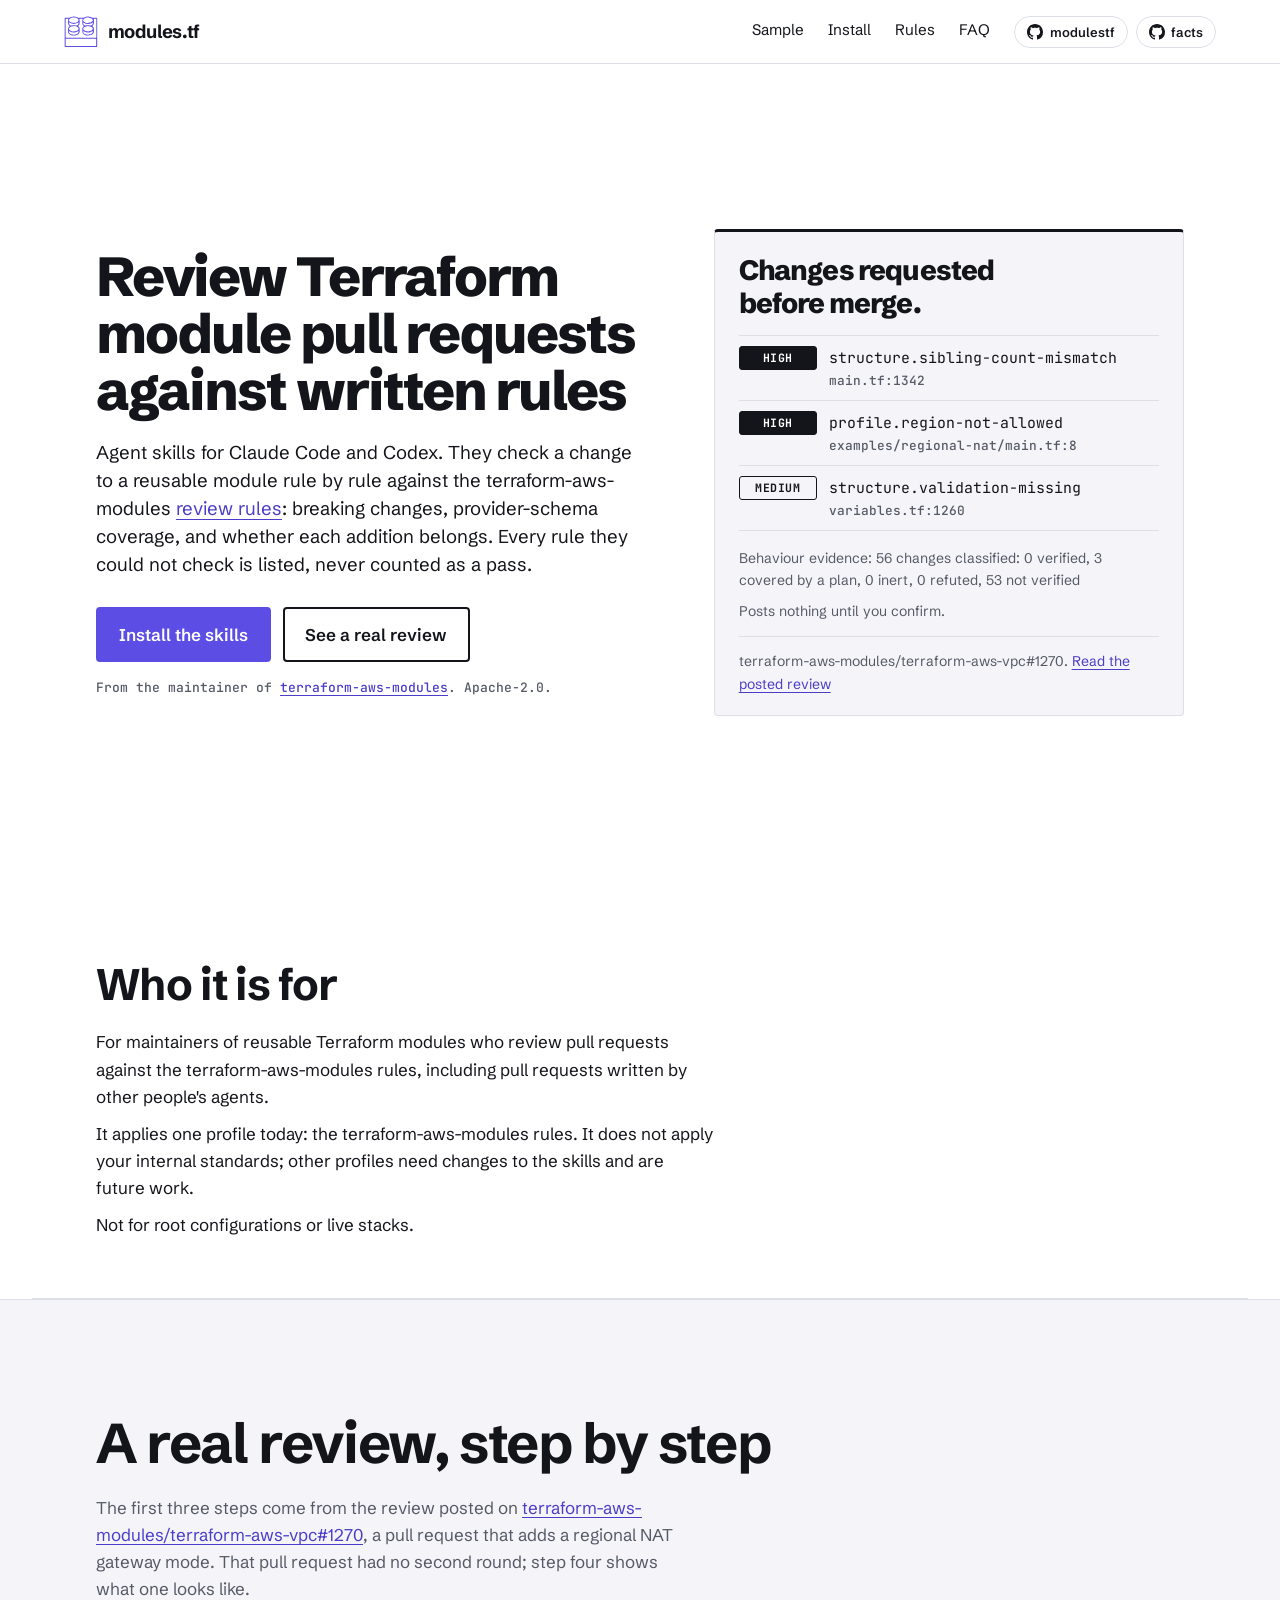
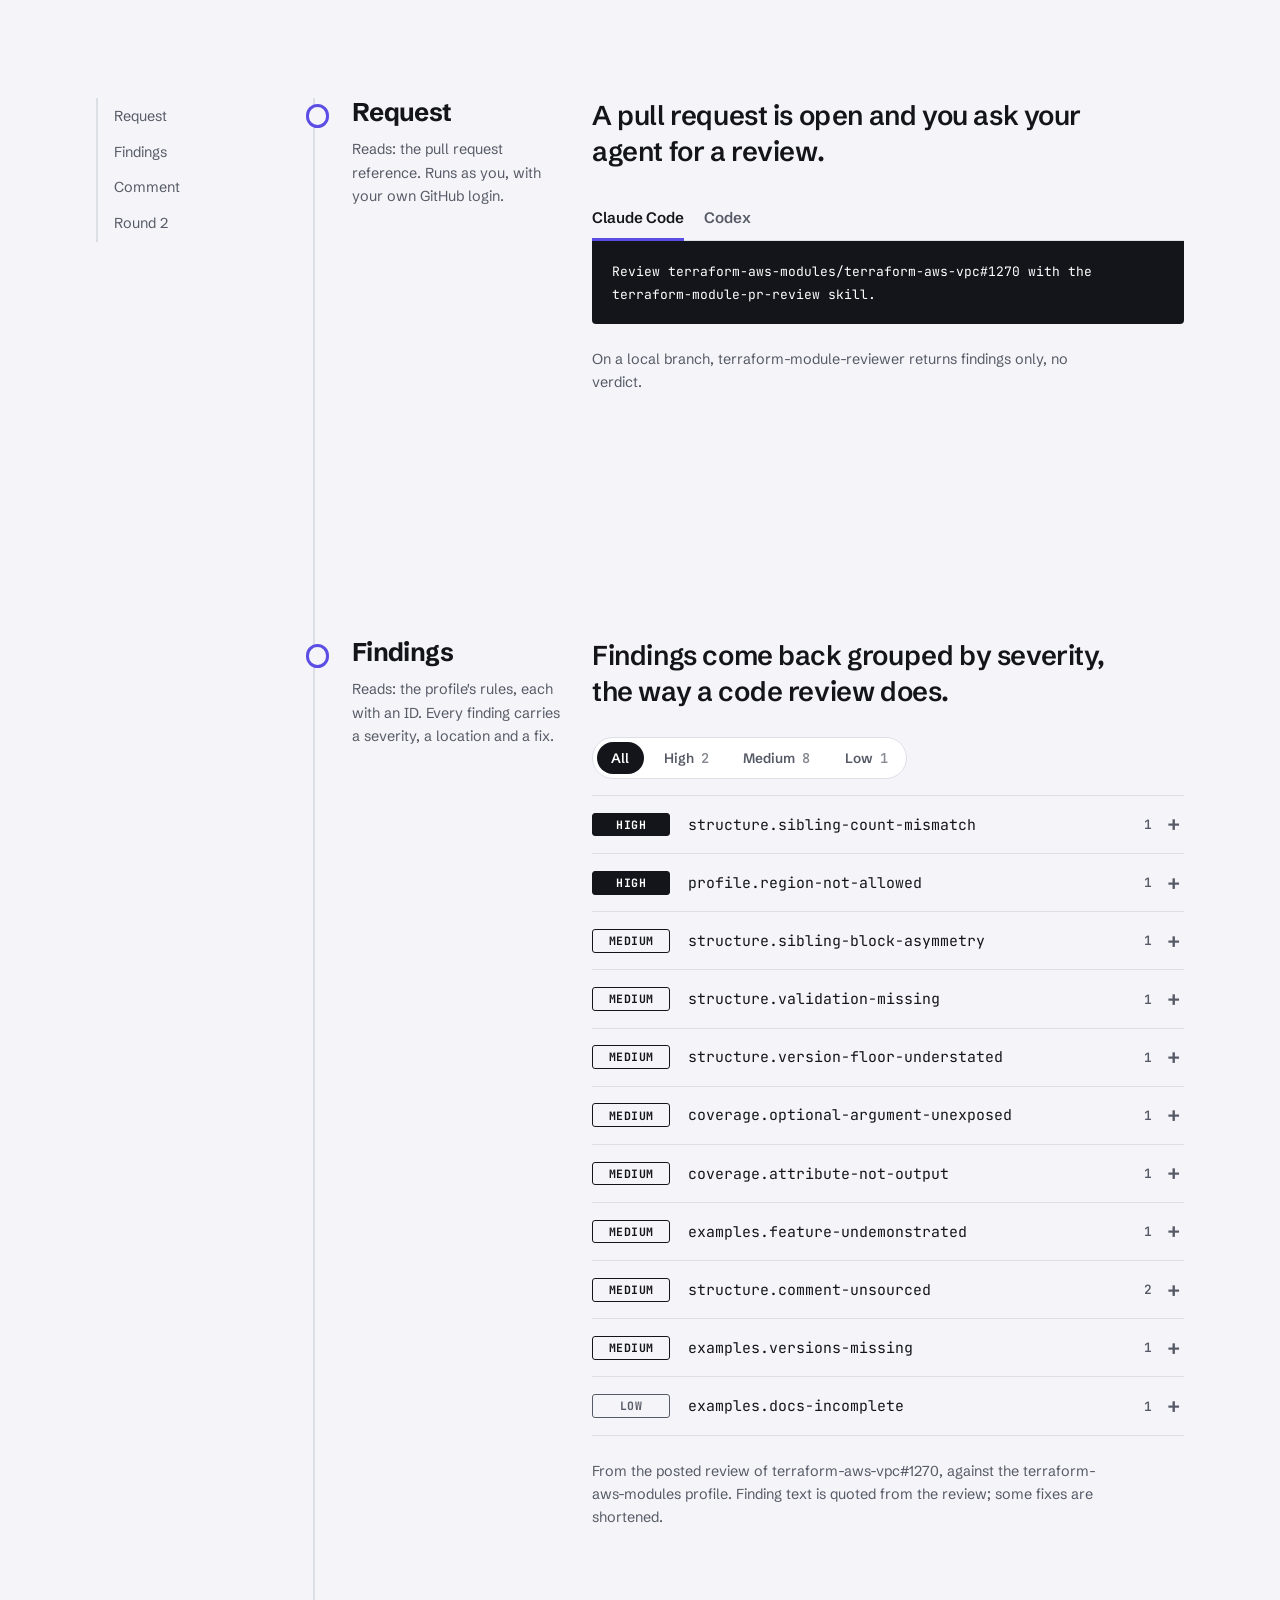
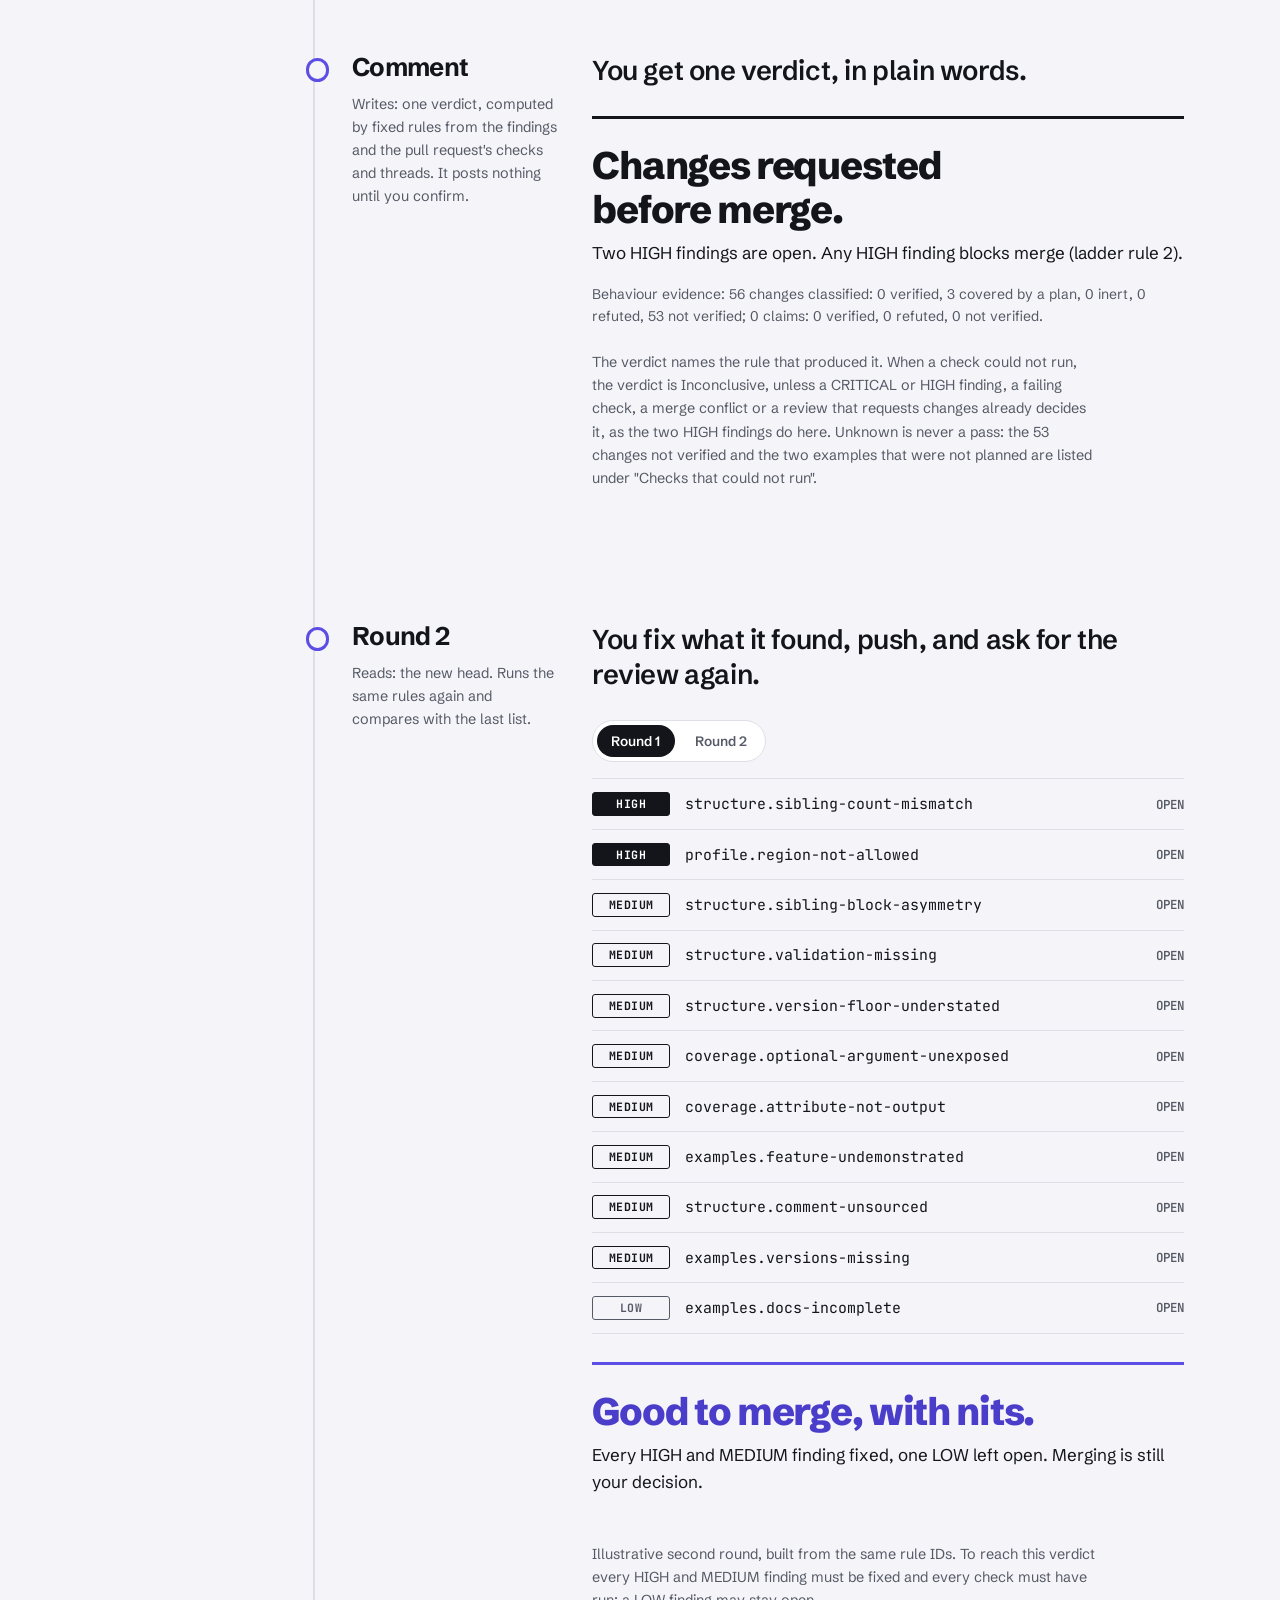
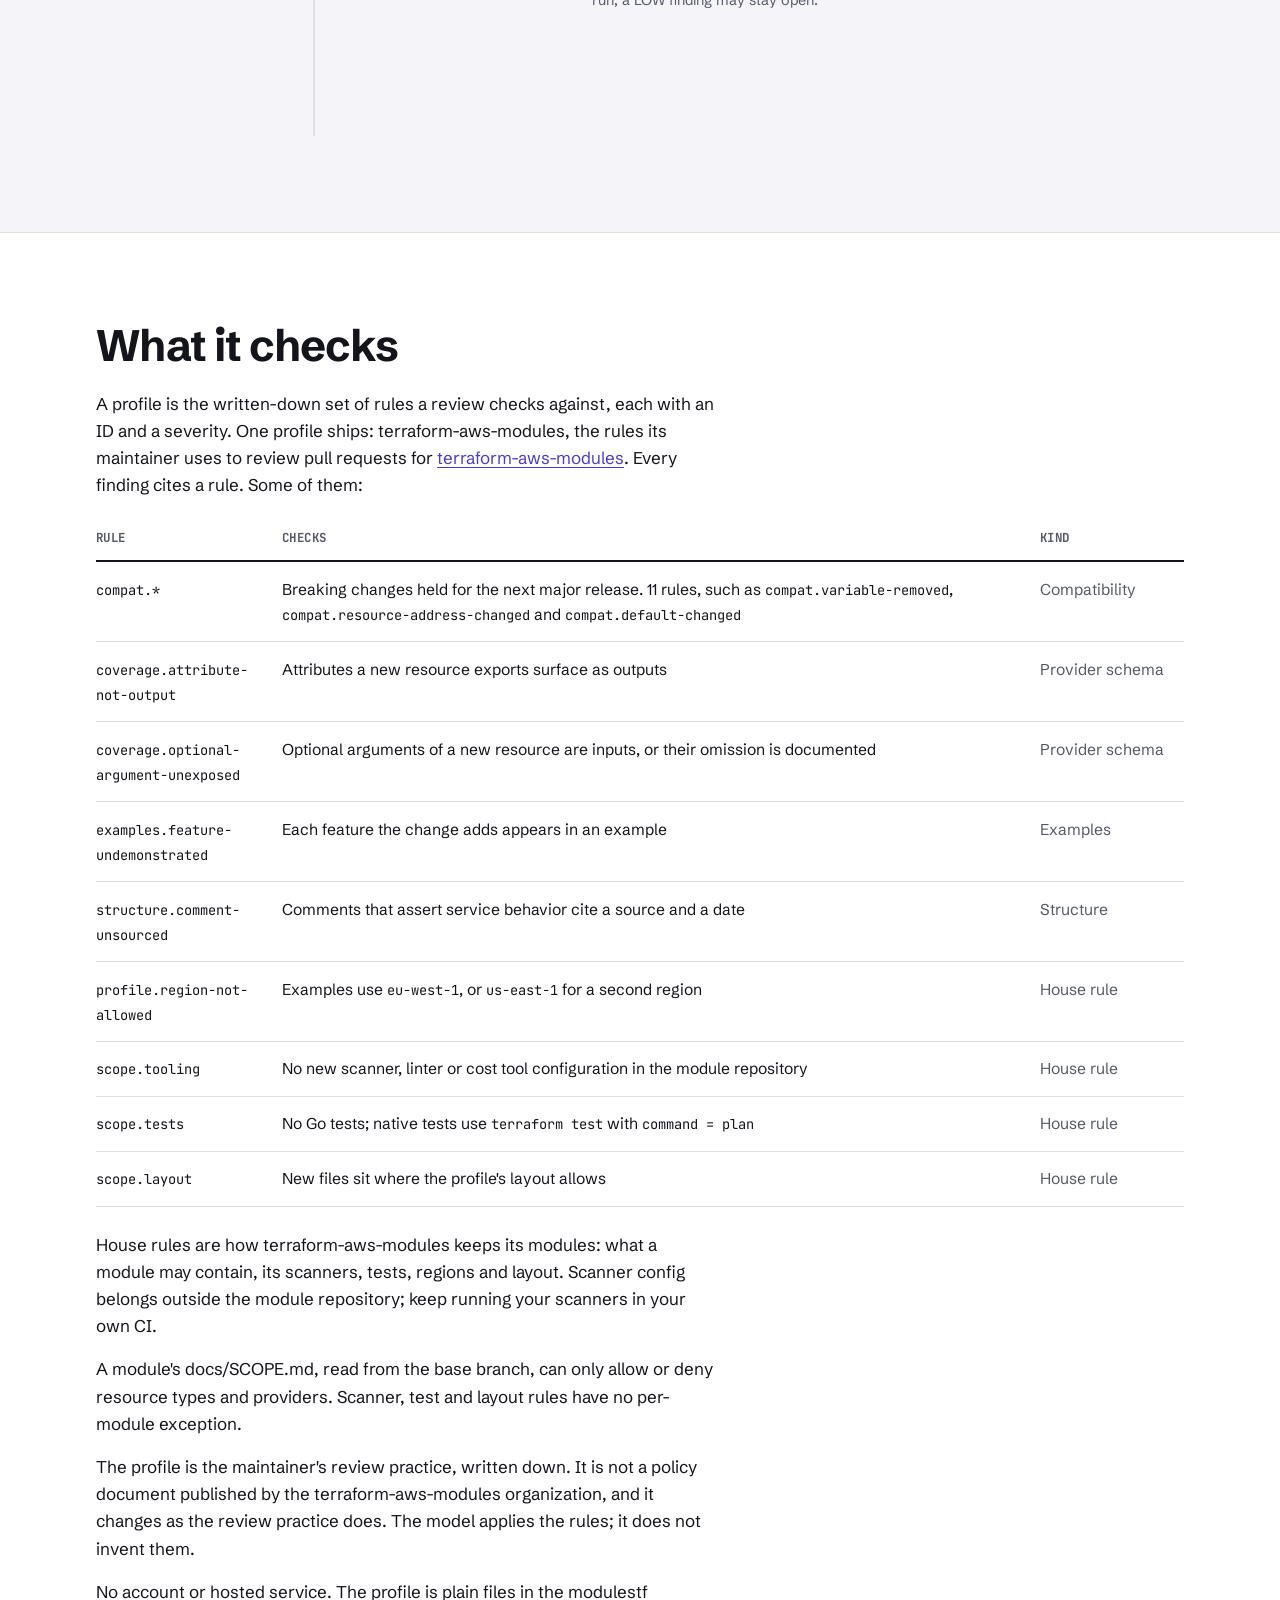
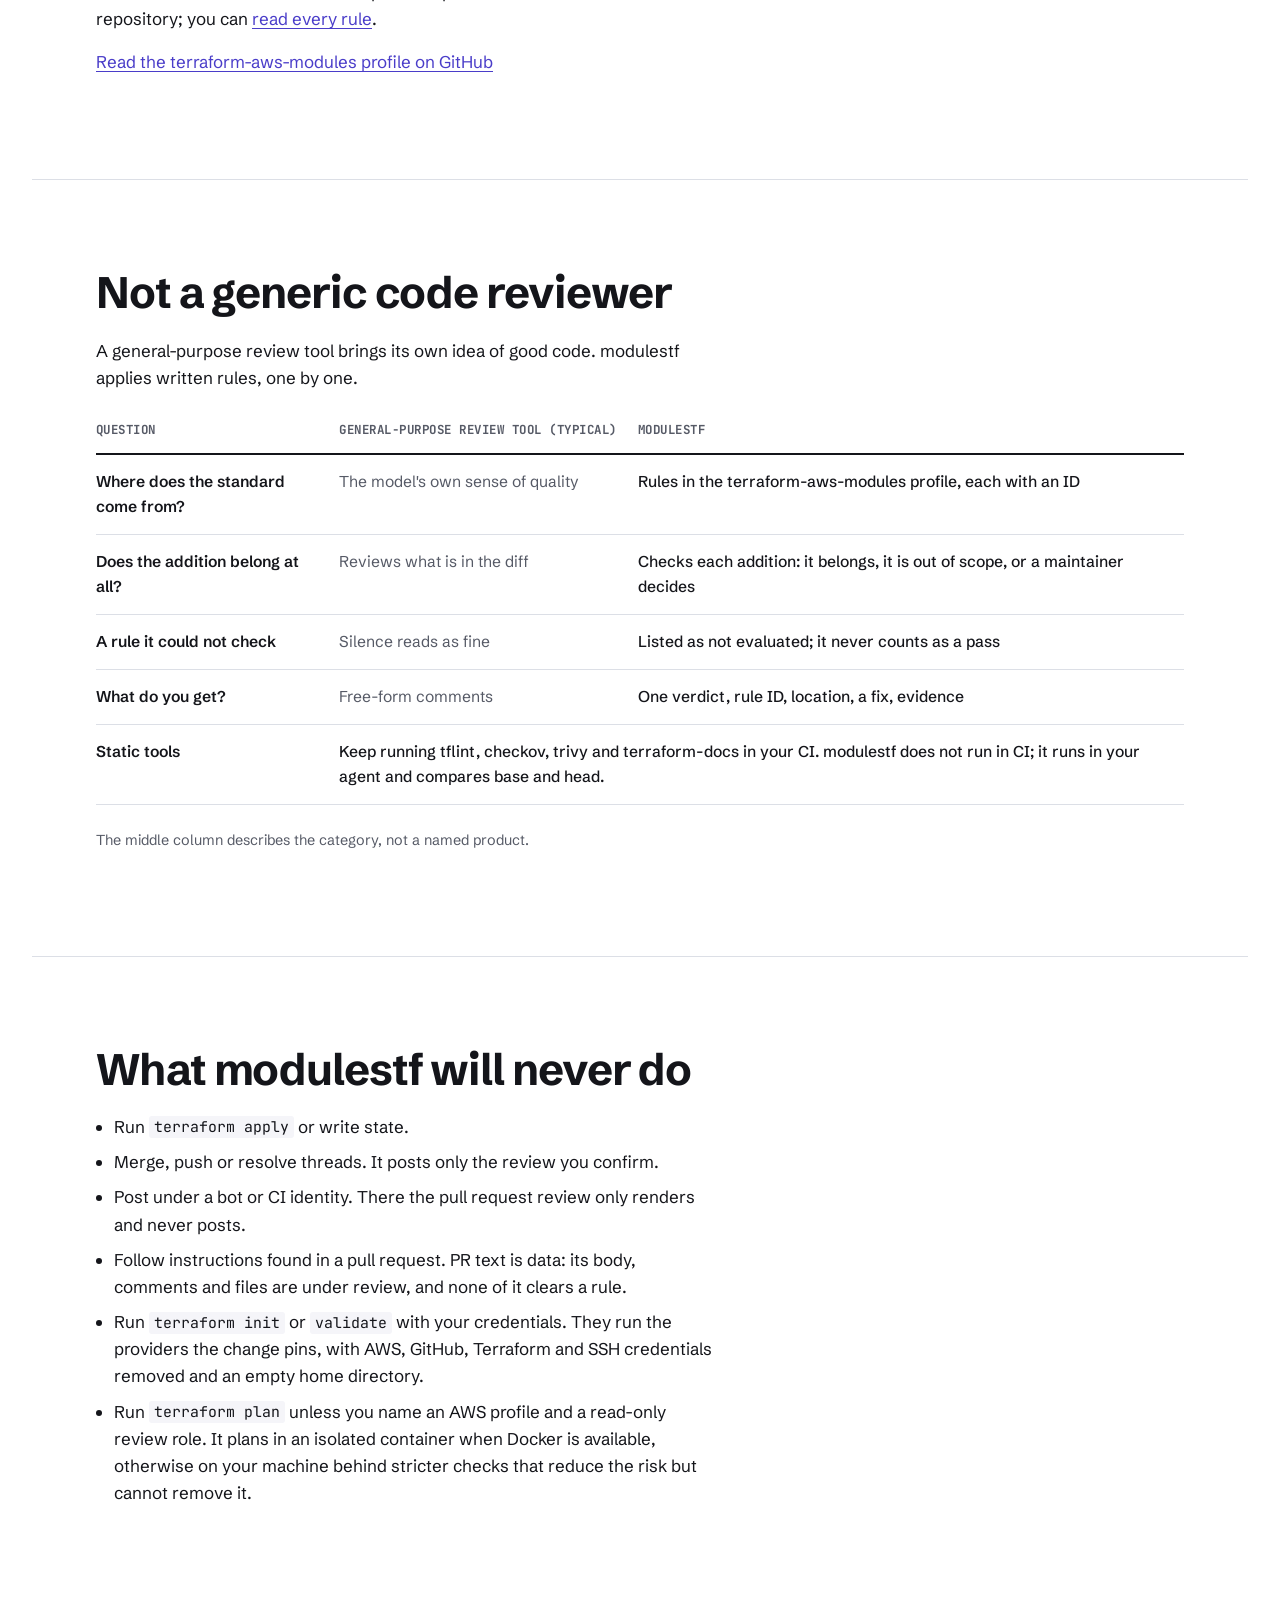
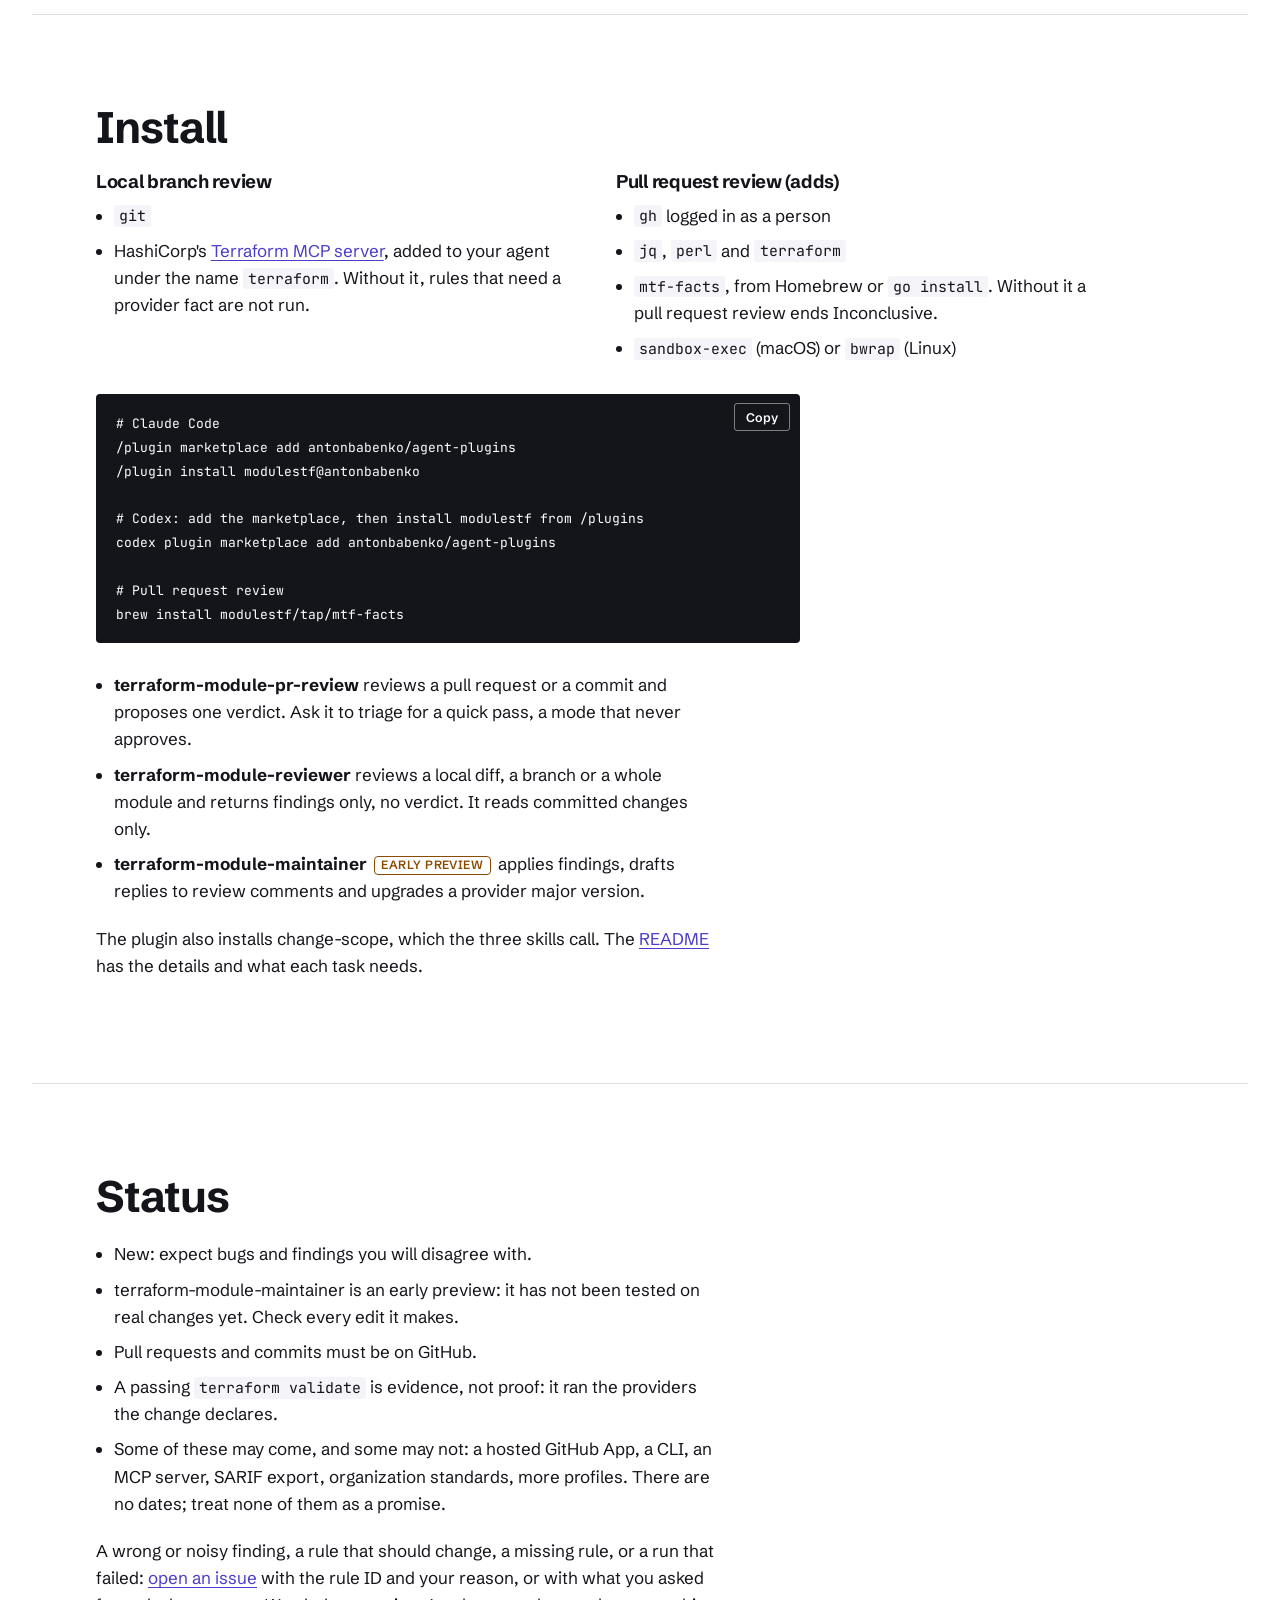
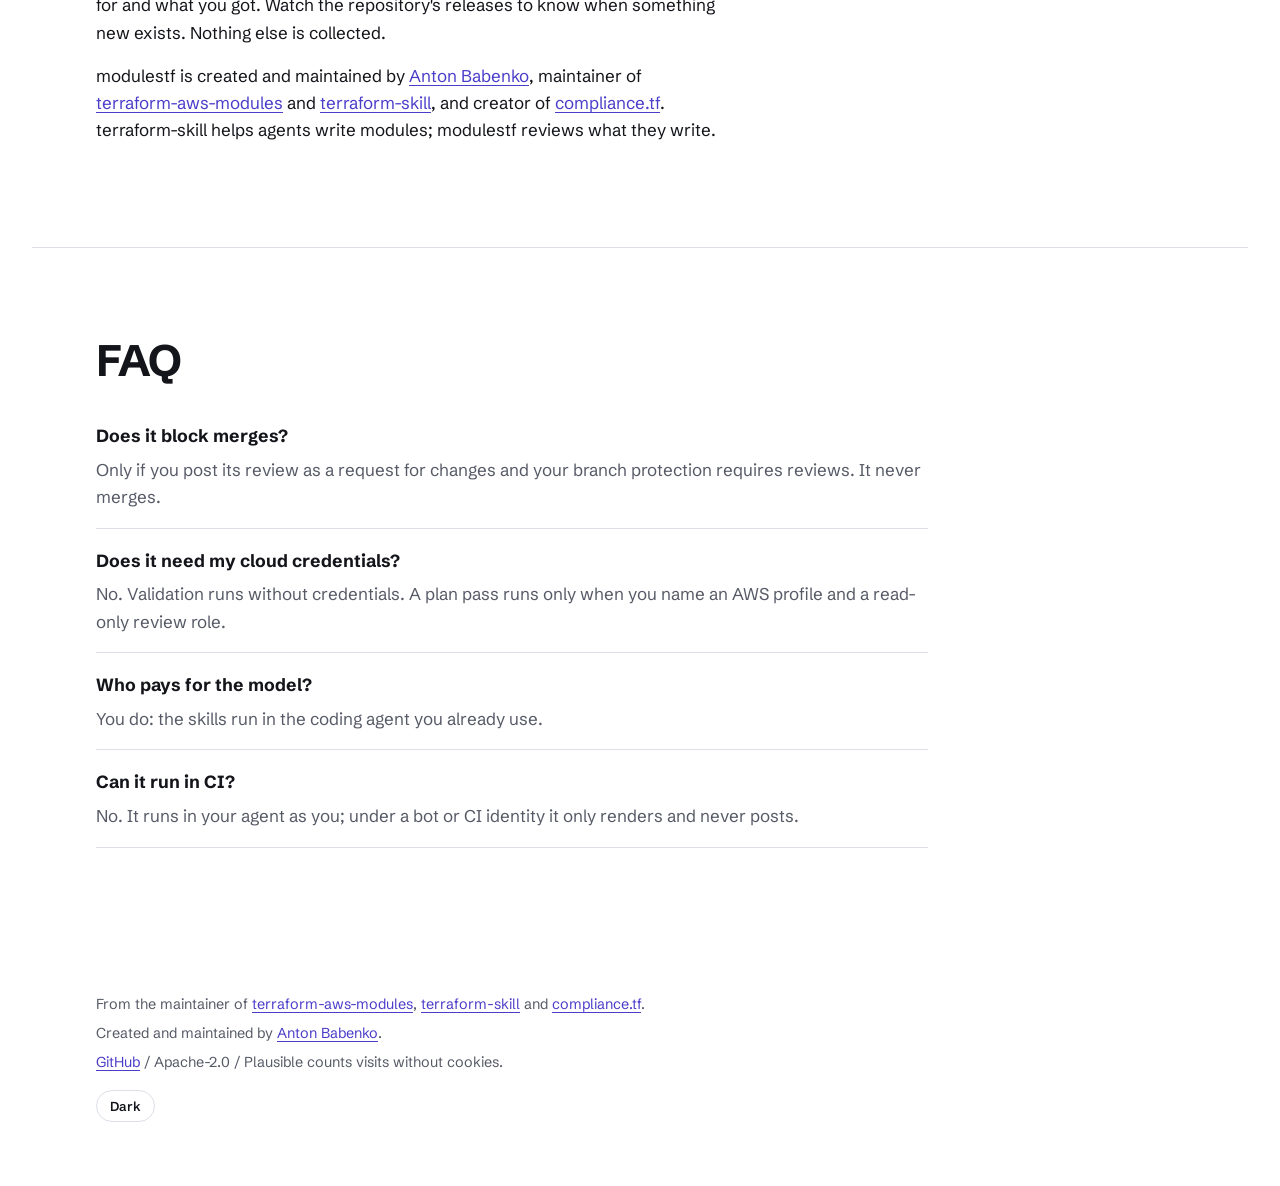
<file: index.html>
<!doctype html>
<html lang="en">
<head>
<meta charset="utf-8">
<meta name="viewport" content="width=device-width, initial-scale=1">
<title>modules.tf - review Terraform module pull requests against written rules</title>
<meta name="description" content="Agent skills for Claude Code and Codex that review Terraform module pull requests against the terraform-aws-modules rules and list every rule they could not check.">
<meta property="og:title" content="Review Terraform module pull requests against written rules">
<meta property="og:description" content="Agent skills for Claude Code and Codex that review Terraform module pull requests against the terraform-aws-modules rules and list every rule they could not check.">
<link rel="icon" type="image/png" href="assets/icon-256.png">
<link rel="preload" href="assets/fonts/schibsted-grotesk-var.woff2" as="font" type="font/woff2" crossorigin>
<link rel="stylesheet" href="styles.css">
<script>try{var t=localStorage.getItem("modules-tf-theme");if(t==="light"||t==="dark")document.documentElement.dataset.theme=t}catch(e){}document.documentElement.className="js"</script>
<script src="main.js" defer></script>
<!-- Privacy-friendly analytics by Plausible -->
<script async src="https://plausible.io/js/pa-Qb-xMsa08MHlIw5-Q75Je.js"></script>
<script>
  window.plausible=window.plausible||function(){(plausible.q=plausible.q||[]).push(arguments)},plausible.init=plausible.init||function(i){plausible.o=i||{}};
  plausible.init()
</script>
</head>
<body>
<a class="skip" href="#main">Skip to content</a>
<header class="top">
<a class="brand" href="#hero" aria-label="modules.tf home"><img src="assets/mark.svg" alt="" width="34" height="32"><span>modules.tf</span></a>
<nav aria-label="Sections">
<a href="#journey">Sample</a>
<a href="#run">Install</a>
<a href="rules/">Rules</a>
<a href="#faq">FAQ</a>
</nav>
<div class="repos">
<a class="repo" href="https://github.com/modulestf/modulestf" data-stars="modulestf/modulestf" aria-label="modulestf/modulestf on GitHub"><svg viewBox="0 0 16 16" width="16" height="16" aria-hidden="true"><path d="M8 0C3.58 0 0 3.58 0 8c0 3.54 2.29 6.53 5.47 7.59.4.07.55-.17.55-.38 0-.19-.01-.82-.01-1.49-2.01.37-2.53-.49-2.69-.94-.09-.23-.48-.94-.82-1.13-.28-.15-.68-.52-.01-.53.63-.01 1.08.58 1.23.82.72 1.21 1.87.87 2.33.66.07-.52.28-.87.51-1.07-1.78-.2-3.64-.89-3.64-3.95 0-.87.31-1.59.82-2.15-.08-.2-.36-1.02.08-2.12 0 0 .67-.21 2.2.82.64-.18 1.32-.27 2-.27.68 0 1.36.09 2 .27 1.53-1.04 2.2-.82 2.2-.82.44 1.1.16 1.92.08 2.12.51.56.82 1.27.82 2.15 0 3.07-1.87 3.75-3.65 3.95.29.25.54.73.54 1.48 0 1.07-.01 1.93-.01 2.2 0 .21.15.46.55.38A8.013 8.013 0 0016 8c0-4.42-3.58-8-8-8z"/></svg><span class="name">modulestf</span><span class="stars" hidden><svg viewBox="0 0 16 16" width="13" height="13" aria-hidden="true"><path d="M8 .25a.75.75 0 01.67.42l1.88 3.81 4.2.61a.75.75 0 01.42 1.28l-3.04 2.96.72 4.19a.75.75 0 01-1.09.79L8 12.33l-3.76 1.98a.75.75 0 01-1.09-.79l.72-4.19L.83 6.37a.75.75 0 01.42-1.28l4.2-.61L7.33.67A.75.75 0 018 .25z"/></svg><span data-count></span></span></a>
<a class="repo" href="https://github.com/modulestf/facts" data-stars="modulestf/facts" aria-label="modulestf/facts on GitHub"><svg viewBox="0 0 16 16" width="16" height="16" aria-hidden="true"><path d="M8 0C3.58 0 0 3.58 0 8c0 3.54 2.29 6.53 5.47 7.59.4.07.55-.17.55-.38 0-.19-.01-.82-.01-1.49-2.01.37-2.53-.49-2.69-.94-.09-.23-.48-.94-.82-1.13-.28-.15-.68-.52-.01-.53.63-.01 1.08.58 1.23.82.72 1.21 1.87.87 2.33.66.07-.52.28-.87.51-1.07-1.78-.2-3.64-.89-3.64-3.95 0-.87.31-1.59.82-2.15-.08-.2-.36-1.02.08-2.12 0 0 .67-.21 2.2.82.64-.18 1.32-.27 2-.27.68 0 1.36.09 2 .27 1.53-1.04 2.2-.82 2.2-.82.44 1.1.16 1.92.08 2.12.51.56.82 1.27.82 2.15 0 3.07-1.87 3.75-3.65 3.95.29.25.54.73.54 1.48 0 1.07-.01 1.93-.01 2.2 0 .21.15.46.55.38A8.013 8.013 0 0016 8c0-4.42-3.58-8-8-8z"/></svg><span class="name">facts</span><span class="stars" hidden><svg viewBox="0 0 16 16" width="13" height="13" aria-hidden="true"><path d="M8 .25a.75.75 0 01.67.42l1.88 3.81 4.2.61a.75.75 0 01.42 1.28l-3.04 2.96.72 4.19a.75.75 0 01-1.09.79L8 12.33l-3.76 1.98a.75.75 0 01-1.09-.79l.72-4.19L.83 6.37a.75.75 0 01.42-1.28l4.2-.61L7.33.67A.75.75 0 018 .25z"/></svg><span data-count></span></span></a>
</div>
</header>

<main id="main">
<section id="hero" class="hero">
<div class="hero-copy">
<h1>Review Terraform module pull requests against written rules</h1>
<p class="lede">Agent skills for Claude Code and Codex. They check a change to a reusable module rule by rule against the terraform-aws-modules <a href="rules/">review rules</a>: breaking changes, provider-schema coverage, and whether each addition belongs. Every rule they could not check is listed, never counted as a pass.</p>
<p class="actions"><a class="btn primary" data-cta href="#run">Install the skills</a><a class="btn" data-cta href="#journey">See a real review</a></p>
<p class="meta">From the maintainer of <a href="https://github.com/terraform-aws-modules">terraform-aws-modules</a>. <span class="nw">Apache-2.0.</span></p>
</div>
<figure class="verdict">
<p class="v">Changes requested before merge.</p>
<ul class="vrows">
<li><span class="chip sev high">HIGH</span><code>structure.sibling-count-mismatch</code><span class="loc">main.tf:1342</span></li>
<li><span class="chip sev high">HIGH</span><code>profile.region-not-allowed</code><span class="loc">examples/regional-nat/main.tf:8</span></li>
<li><span class="chip sev medium">MEDIUM</span><code>structure.validation-missing</code><span class="loc">variables.tf:1260</span></li>
</ul>
<p class="ev">Behaviour evidence: 56 changes classified: 0 verified, 3 covered by a plan, 0 inert, 0 refuted, 53 not verified</p>
<p class="ev">Posts nothing until you confirm.</p>
<figcaption>terraform-aws-modules/terraform-aws-vpc#1270. <a href="https://github.com/terraform-aws-modules/terraform-aws-vpc/pull/1270#pullrequestreview-5764266880">Read the posted review</a></figcaption>
</figure>
</section>

<section id="who" class="band who" aria-labelledby="who-h">
<h2 id="who-h">Who it is for</h2>
<p>For maintainers of reusable Terraform modules who review pull requests against the terraform-aws-modules rules, including pull requests written by other people's agents.</p>
<p>It applies one profile today: the terraform-aws-modules rules. It does not apply your internal standards; other profiles need changes to the skills and are future work.</p>
<p>Not for root configurations or live stacks.</p>
</section>

<section id="journey" class="journey" aria-labelledby="journey-h">
<div class="journey-head">
<h2 id="journey-h">A real review, step by step</h2>
<p>The first three steps come from the review posted on <a href="https://github.com/terraform-aws-modules/terraform-aws-vpc/pull/1270">terraform-aws-modules/terraform-aws-vpc#1270</a>, a pull request that adds a regional NAT gateway mode. That pull request had no second round; step four shows what one looks like.</p>
</div>
<div class="track-wrap">
<nav class="rail" aria-label="Review steps">
<ol>
<li><a href="#request">Request</a></li>
<li><a href="#findings">Findings</a></li>
<li><a href="#comment">Comment</a></li>
<li><a href="#round-2">Round 2</a></li>
</ol>
</nav>
<div class="steps">
<span class="spine" aria-hidden="true"></span>

<article class="step" id="request" data-step>
<div class="note"><h3>Request</h3>
<p>Reads: the pull request reference. Runs as you, with your own GitHub login.</p></div>
<div class="body">
<p class="lead">A pull request is open and you ask your agent for a review.</p>
<div class="tabs" data-tabs>
<div role="tablist" aria-label="Agent">
<button role="tab" type="button" aria-selected="true" aria-controls="p-claude" id="t-claude">Claude Code</button>
<button role="tab" type="button" aria-selected="false" aria-controls="p-codex" id="t-codex" tabindex="-1">Codex</button>
</div>
<div role="tabpanel" id="p-claude" aria-labelledby="t-claude"><pre><code>Review terraform-aws-modules/terraform-aws-vpc#1270 with the terraform-module-pr-review skill.</code></pre></div>
<div role="tabpanel" id="p-codex" aria-labelledby="t-codex" hidden><pre><code>Use terraform-module-pr-review to review terraform-aws-modules/terraform-aws-vpc#1270.</code></pre></div>
</div>
<p class="aside">On a local branch, terraform-module-reviewer returns findings only, no verdict.</p>
</div>
</article>

<article class="step" id="findings" data-step>
<div class="note"><h3>Findings</h3>
<p>Reads: the profile's rules, each with an ID. Every finding carries a severity, a location and a fix.</p></div>
<div class="body">
<p class="lead">Findings come back grouped by severity, the way a code review does.</p>
<div class="filter" role="group" aria-label="Filter by severity">
<button type="button" aria-pressed="true" data-sev="all">All</button>
<button type="button" aria-pressed="false" data-sev="high">High <span>2</span></button>
<button type="button" aria-pressed="false" data-sev="medium">Medium <span>8</span></button>
<button type="button" aria-pressed="false" data-sev="low">Low <span>1</span></button>
</div>
<ul class="finds" data-finds>
<li data-sev="high"><details><summary><span class="chip sev high">HIGH</span><code>structure.sibling-count-mismatch</code><em>1</em></summary>
<p><code>main.tf:1342</code> - <code>aws_route.private_dns64_nat_gateway</code> still counts <code>local.nat_gateway_count</code> (1 in regional mode), so only the first private route table gets <code>64:ff9b::/96</code>.</p></details></li>
<li data-sev="high"><details><summary><span class="chip sev high">HIGH</span><code>profile.region-not-allowed</code><em>1</em></summary>
<p><code>examples/regional-nat/main.tf:8</code> - The new example sets <code>local.region</code> to <code>"ap-south-1"</code>, a region the profile does not allow for examples.</p>
<p class="fix"><b>Fix</b> In the <code>locals</code> block of <code>examples/regional-nat/main.tf</code>, set <code>region</code> to <code>"eu-west-1"</code>, per code-conventions.md Regions.</p></details></li>
<li data-sev="medium"><details><summary><span class="chip sev medium">MEDIUM</span><code>structure.sibling-block-asymmetry</code><em>1</em></summary>
<p><code>main.tf:1314</code> - The <code>availability_zone_address</code> dynamic block sets only <code>availability_zone</code>, never <code>availability_zone_id</code>, so <code>azs</code> given as zone IDs, which the subnets accept, reach the wrong argument.</p>
<p class="fix"><b>Fix</b> In the dynamic block of <code>resource "aws_nat_gateway" "regional"</code>, set <code>availability_zone</code> and <code>availability_zone_id</code> with the <code>regexall("^[a-z]+-", ...)</code> test <code>aws_subnet.private</code> uses, the other one <code>null</code>.</p></details></li>
<li data-sev="medium"><details><summary><span class="chip sev medium">MEDIUM</span><code>structure.validation-missing</code><em>1</em></summary>
<p><code>variables.tf:1260</code> - <code>availability_mode</code> and <code>eip_allocation</code> take closed value sets but their <code>validation</code> blocks are commented out, so a typo such as <code>"Regional"</code> silently yields zonal NAT gateways.</p>
<p class="fix"><b>Fix</b> In <code>variable "nat_gateway_connectivity_type"</code>, restore both commented <code>validation</code> blocks.</p></details></li>
<li data-sev="medium"><details><summary><span class="chip sev medium">MEDIUM</span><code>structure.version-floor-understated</code><em>1</em></summary>
<p><code>examples/regional-nat/version.tf:7</code> - The example declares <code>hashicorp/aws</code> <code>&gt;= 6.24.0</code> while the module it calls requires <code>&gt;= 6.28</code>, so the caller's floor is below its callee's.</p>
<p class="fix"><b>Fix</b> In the <code>terraform</code> block of <code>examples/regional-nat/version.tf</code>, set the <code>aws</code> <code>version</code> to <code>"&gt;= 6.28"</code>, and drop the <code>&gt;= 6.24.0</code> comment in the example <code>main.tf</code>, per code-conventions.md Version floors.</p></details></li>
<li data-sev="medium"><details><summary><span class="chip sev medium">MEDIUM</span><code>coverage.optional-argument-unexposed</code><em>1</em></summary>
<p><code>main.tf:1250</code> - New <code>aws_eip.regional_nat</code> leaves Optional <code>public_ipv4_pool</code>, <code>ipam_pool_id</code>, <code>network_border_group</code> and <code>address</code> unexposed, with no documented omission.</p>
<p class="fix"><b>Fix</b> Needs decision: expose these arguments or record why they are left out.</p></details></li>
<li data-sev="medium"><details><summary><span class="chip sev medium">MEDIUM</span><code>coverage.attribute-not-output</code><em>1</em></summary>
<p><code>main.tf:1299</code> - New <code>aws_nat_gateway.regional</code> exports <code>route_table_id</code>, <code>auto_provision_zones</code>, <code>auto_scaling_ips</code> and <code>regional_nat_gateway_auto_mode</code>, and no output reads them.</p>
<p class="fix"><b>Fix</b> In <code>outputs.tf</code>, add output <code>natgw_regional_route_table_id</code> = <code>try(aws_nat_gateway.regional[0].route_table_id, null)</code>, the route table AWS creates.</p></details></li>
<li data-sev="medium"><details><summary><span class="chip sev medium">MEDIUM</span><code>examples.feature-undemonstrated</code><em>1</em></summary>
<p><code>main.tf:1308</code> - Manual EIP mode, <code>aws_eip.regional_nat</code> and the <code>availability_zone_address</code> dynamic block, appears in no example; <code>examples/regional-nat</code> sets only <code>eip_allocation = "auto"</code>.</p>
<p class="fix"><b>Fix</b> In <code>examples/regional-nat/main.tf</code>, add a <code>module "vpc_manual"</code> call like <code>module "vpc"</code> with <code>eip_allocation = "manual"</code> in <code>nat_gateway_connectivity_type</code>.</p></details></li>
<li data-sev="medium"><details><summary><span class="chip sev medium">MEDIUM</span><code>structure.comment-unsourced</code><em>2</em></summary>
<p><code>main.tf:1224</code> - The added comment asserts a regional NAT gateway has no <code>network_interface_id</code> or <code>public_ip</code> of its own, and cites no source or date.</p>
<p><code>variables.tf:1252</code> - The added comment asserts <code>optional()</code> defaults need Terraform 1.3 and cites no source or date.</p>
<p class="fix"><b>Fix</b> On each comment, add the documentation URL and the date it was read, per code-conventions.md Evidence: comments, copied values, and availability.</p></details></li>
<li data-sev="medium"><details><summary><span class="chip sev medium">MEDIUM</span><code>examples.versions-missing</code><em>1</em></summary>
<p><code>examples/regional-nat/version.tf</code> - The new example keeps its <code>terraform</code> block in <code>version.tf</code>; every sibling example names that file <code>versions.tf</code>.</p>
<p class="fix"><b>Fix</b> Rename <code>examples/regional-nat/version.tf</code> to <code>examples/regional-nat/versions.tf</code>, matching templates/example-versions.tf.template.</p></details></li>
<li data-sev="low"><details><summary><span class="chip sev low">LOW</span><code>examples.docs-incomplete</code><em>1</em></summary>
<p><code>examples/regional-nat/README.md</code> - The new example README has no terraform-docs markers; its hand-written Requirements table states <code>aws &gt;= 6.24.0</code>, below the module's floor.</p>
<p class="fix"><b>Fix</b> In <code>examples/regional-nat/README.md</code>, replace the Requirements section with <code>&lt;!-- BEGIN_TF_DOCS --&gt;</code>/<code>&lt;!-- END_TF_DOCS --&gt;</code> markers.</p></details></li>
</ul>
<p class="aside">From the posted review of terraform-aws-vpc#1270, against the terraform-aws-modules profile. Finding text is quoted from the review; some fixes are shortened.</p>
</div>
</article>

<article class="step" id="comment" data-step>
<div class="note"><h3>Comment</h3>
<p>Writes: one verdict, computed by fixed rules from the findings and the pull request's checks and threads. It posts nothing until you confirm.</p></div>
<div class="body">
<p class="lead">You get one verdict, in plain words.</p>
<figure class="verdict">
<p class="v">Changes requested before merge.</p>
<p>Two HIGH findings are open. Any HIGH finding blocks merge (ladder rule 2).</p>
<p class="ev">Behaviour evidence: 56 changes classified: 0 verified, 3 covered by a plan, 0 inert, 0 refuted, 53 not verified; 0 claims: 0 verified, 0 refuted, 0 not verified.</p>
<p class="aside">The verdict names the rule that produced it. When a check could not run, the verdict is Inconclusive, unless a CRITICAL or HIGH finding, a failing check, a merge conflict or a review that requests changes already decides it, as the two HIGH findings do here. Unknown is never a pass: the 53 changes not verified and the two examples that were not planned are listed under "Checks that could not run".</p>
</figure>
</div>
</article>

<article class="step" id="round-2" data-step data-illustrative>
<div class="note"><h3>Round 2</h3>
<p>Reads: the new head. Runs the same rules again and compares with the last list.</p></div>
<div class="body">
<p class="lead">You fix what it found, push, and ask for the review again.</p>
<div class="seg" role="group" aria-label="Review round" data-round-ctl>
<button type="button" aria-pressed="true" data-round="1">Round 1</button>
<button type="button" aria-pressed="false" data-round="2">Round 2</button>
</div>
<ul class="rounds" data-rounds data-round="1">
<li data-r2="fixed"><span class="chip sev high">HIGH</span><code>structure.sibling-count-mismatch</code><b class="st">fixed</b></li>
<li data-r2="fixed"><span class="chip sev high">HIGH</span><code>profile.region-not-allowed</code><b class="st">fixed</b></li>
<li data-r2="fixed"><span class="chip sev medium">MEDIUM</span><code>structure.sibling-block-asymmetry</code><b class="st">fixed</b></li>
<li data-r2="fixed"><span class="chip sev medium">MEDIUM</span><code>structure.validation-missing</code><b class="st">fixed</b></li>
<li data-r2="fixed"><span class="chip sev medium">MEDIUM</span><code>structure.version-floor-understated</code><b class="st">fixed</b></li>
<li data-r2="fixed"><span class="chip sev medium">MEDIUM</span><code>coverage.optional-argument-unexposed</code><b class="st">fixed</b></li>
<li data-r2="fixed"><span class="chip sev medium">MEDIUM</span><code>coverage.attribute-not-output</code><b class="st">fixed</b></li>
<li data-r2="fixed"><span class="chip sev medium">MEDIUM</span><code>examples.feature-undemonstrated</code><b class="st">fixed</b></li>
<li data-r2="fixed"><span class="chip sev medium">MEDIUM</span><code>structure.comment-unsourced</code><b class="st">fixed</b></li>
<li data-r2="fixed"><span class="chip sev medium">MEDIUM</span><code>examples.versions-missing</code><b class="st">fixed</b></li>
<li data-r2="open"><span class="chip sev low">LOW</span><code>examples.docs-incomplete</code><b class="st">open</b></li>
</ul>
<figure class="verdict good">
<p class="v">Good to merge, with nits.</p>
<p>Every HIGH and MEDIUM finding fixed, one LOW left open. Merging is still your decision.</p>
</figure>
<p class="aside">Illustrative second round, built from the same rule IDs. To reach this verdict every HIGH and MEDIUM finding must be fixed and every check must have run; a LOW finding may stay open.</p>
</div>
</article>
</div>
</div>
</section>

<section id="standards" class="band" aria-labelledby="std-h">
<h2 id="std-h">What it checks</h2>
<p class="wide">A profile is the written-down set of rules a review checks against, each with an ID and a severity. One profile ships: terraform-aws-modules, the rules its maintainer uses to review pull requests for <a href="https://github.com/terraform-aws-modules">terraform-aws-modules</a>. Every finding cites a rule. Some of them:</p>
<div class="tablewrap"><table class="cmp rules">
<thead><tr><th scope="col">Rule</th><th scope="col">Checks</th><th scope="col">Kind</th></tr></thead>
<tbody>
<tr><td><code>compat.*</code></td><td>Breaking changes held for the next major release. 11 rules, such as <code>compat.variable-removed</code>, <code>compat.resource-address-changed</code> and <code>compat.default-changed</code></td><td>Compatibility</td></tr>
<tr><td><code>coverage.attribute-not-output</code></td><td>Attributes a new resource exports surface as outputs</td><td>Provider schema</td></tr>
<tr><td><code>coverage.optional-argument-unexposed</code></td><td>Optional arguments of a new resource are inputs, or their omission is documented</td><td>Provider schema</td></tr>
<tr><td><code>examples.feature-undemonstrated</code></td><td>Each feature the change adds appears in an example</td><td>Examples</td></tr>
<tr><td><code>structure.comment-unsourced</code></td><td>Comments that assert service behavior cite a source and a date</td><td>Structure</td></tr>
<tr><td><code>profile.region-not-allowed</code></td><td>Examples use <code>eu-west-1</code>, or <code>us-east-1</code> for a second region</td><td>House rule</td></tr>
<tr><td><code>scope.tooling</code></td><td>No new scanner, linter or cost tool configuration in the module repository</td><td>House rule</td></tr>
<tr><td><code>scope.tests</code></td><td>No Go tests; native tests use <code>terraform test</code> with <code>command = plan</code></td><td>House rule</td></tr>
<tr><td><code>scope.layout</code></td><td>New files sit where the profile's layout allows</td><td>House rule</td></tr>
</tbody></table></div>
<p class="wide">House rules are how terraform-aws-modules keeps its modules: what a module may contain, its scanners, tests, regions and layout. Scanner config belongs outside the module repository; keep running your scanners in your own CI.</p>
<p class="wide">A module's docs/SCOPE.md, read from the base branch, can only allow or deny resource types and providers. Scanner, test and layout rules have no per-module exception.</p>
<p class="wide">The profile is the maintainer's review practice, written down. It is not a policy document published by the terraform-aws-modules organization, and it changes as the review practice does. The model applies the rules; it does not invent them.</p>
<p class="wide">No account or hosted service. The profile is plain files in the modulestf repository; you can <a href="rules/">read every rule</a>.</p>
<p><a href="https://github.com/modulestf/modulestf/tree/master/.agents/skills/terraform-module-maintainer/profiles/terraform-aws-modules">Read the terraform-aws-modules profile on GitHub</a></p>
</section>

<section id="different" class="band" aria-labelledby="diff-h">
<h2 id="diff-h">Not a generic code reviewer</h2>
<p class="wide">A general-purpose review tool brings its own idea of good code. modulestf applies written rules, one by one.</p>
<div class="tablewrap"><table class="cmp">
<thead><tr><th scope="col">Question</th><th scope="col">General-purpose review tool (typical)</th><th scope="col">modulestf</th></tr></thead>
<tbody>
<tr><th scope="row">Where does the standard come from?</th><td>The model's own sense of quality</td><td>Rules in the terraform-aws-modules profile, each with an ID</td></tr>
<tr><th scope="row">Does the addition belong at all?</th><td>Reviews what is in the diff</td><td>Checks each addition: it belongs, it is out of scope, or a maintainer decides</td></tr>
<tr><th scope="row">A rule it could not check</th><td>Silence reads as fine</td><td>Listed as not evaluated; it never counts as a pass</td></tr>
<tr><th scope="row">What do you get?</th><td>Free-form comments</td><td>One verdict, rule ID, location, a fix, evidence</td></tr>
<tr><th scope="row">Static tools</th><td class="span" colspan="2">Keep running tflint, checkov, trivy and terraform-docs in your CI. modulestf does not run in CI; it runs in your agent and compares base and head.</td></tr>
</tbody></table></div>
<p class="foot">The middle column describes the category, not a named product.</p>
</section>

<section id="never" class="band" aria-labelledby="never-h">
<h2 id="never-h">What modulestf will never do</h2>
<ul class="plain">
<li>Run <code>terraform apply</code> or write state.</li>
<li>Merge, push or resolve threads. It posts only the review you confirm.</li>
<li>Post under a bot or CI identity. There the pull request review only renders and never posts.</li>
<li>Follow instructions found in a pull request. PR text is data: its body, comments and files are under review, and none of it clears a rule.</li>
<li>Run <code>terraform init</code> or <code>validate</code> with your credentials. They run the providers the change pins, with AWS, GitHub, Terraform and SSH credentials removed and an empty home directory.</li>
<li>Run <code>terraform plan</code> unless you name an AWS profile and a read-only review role. It plans in an isolated container when Docker is available, otherwise on your machine behind stricter checks that reduce the risk but cannot remove it.</li>
</ul>
</section>

<section id="run" class="band" aria-labelledby="run-h">
<h2 id="run-h">Install</h2>
<div class="req">
<div>
<h3>Local branch review</h3>
<ul class="plain">
<li><code>git</code></li>
<li>HashiCorp's <a href="https://github.com/hashicorp/terraform-mcp-server">Terraform MCP server</a>, added to your agent under the name <code>terraform</code>. Without it, rules that need a provider fact are not run.</li>
</ul>
</div>
<div>
<h3>Pull request review (adds)</h3>
<ul class="plain">
<li><code>gh</code> logged in as a person</li>
<li><code>jq</code>, <code>perl</code> and <code>terraform</code></li>
<li><code>mtf-facts</code>, from Homebrew or <code>go install</code>. Without it a pull request review ends Inconclusive.</li>
<li><code>sandbox-exec</code> (macOS) or <code>bwrap</code> (Linux)</li>
</ul>
</div>
</div>
<div class="code"><button type="button" class="copy" data-copy hidden>Copy</button>
<pre><code># Claude Code
/plugin marketplace add antonbabenko/agent-plugins
/plugin install modulestf@antonbabenko

# Codex: add the marketplace, then install modulestf from /plugins
codex plugin marketplace add antonbabenko/agent-plugins

# Pull request review
brew install modulestf/tap/mtf-facts</code></pre></div>
<ul class="plain skills">
<li><b>terraform-module-pr-review</b> reviews a pull request or a commit and proposes one verdict. Ask it to triage for a quick pass, a mode that never approves.</li>
<li><b>terraform-module-reviewer</b> reviews a local diff, a branch or a whole module and returns findings only, no verdict. It reads committed changes only.</li>
<li><b>terraform-module-maintainer</b> <span class="flag">Early preview</span> applies findings, drafts replies to review comments and upgrades a provider major version.</li>
</ul>
<p class="wide">The plugin also installs change-scope, which the three skills call. The <a href="https://github.com/modulestf/modulestf#quick-start">README</a> has the details and what each task needs.</p>
</section>

<section id="status" class="band" aria-labelledby="status-h">
<h2 id="status-h">Status</h2>
<ul class="plain">
<li>New: expect bugs and findings you will disagree with.</li>
<li>terraform-module-maintainer is an early preview: it has not been tested on real changes yet. Check every edit it makes.</li>
<li>Pull requests and commits must be on GitHub.</li>
<li>A passing <code>terraform validate</code> is evidence, not proof: it ran the providers the change declares.</li>
<li>Some of these may come, and some may not: a hosted GitHub App, a CLI, an MCP server, SARIF export, organization standards, more profiles. There are no dates; treat none of them as a promise.</li>
</ul>
<p class="wide">A wrong or noisy finding, a rule that should change, a missing rule, or a run that failed: <a href="https://github.com/modulestf/modulestf/issues">open an issue</a> with the rule ID and your reason, or with what you asked for and what you got. Watch the repository's releases to know when something new exists. Nothing else is collected.</p>
<p class="wide">modulestf is created and maintained by <a href="https://github.com/antonbabenko">Anton Babenko</a>, maintainer of <a href="https://github.com/terraform-aws-modules">terraform-aws-modules</a> and <a href="https://github.com/antonbabenko/terraform-skill">terraform-skill</a>, and creator of <a href="https://compliance.tf">compliance.tf</a>. terraform-skill helps agents write modules; modulestf reviews what they write.</p>
</section>

<section id="faq" class="band" aria-labelledby="faq-h">
<h2 id="faq-h">FAQ</h2>
<dl class="faq">
<div><dt>Does it block merges?</dt><dd>Only if you post its review as a request for changes and your branch protection requires reviews. It never merges.</dd></div>
<div><dt>Does it need my cloud credentials?</dt><dd>No. Validation runs without credentials. A plan pass runs only when you name an AWS profile and a read-only review role.</dd></div>
<div><dt>Who pays for the model?</dt><dd>You do: the skills run in the coding agent you already use.</dd></div>
<div><dt>Can it run in CI?</dt><dd>No. It runs in your agent as you; under a bot or CI identity it only renders and never posts.</dd></div>
</dl>
</section>
</main>

<footer id="footer" class="foot-bar">
<p>From the maintainer of <a href="https://github.com/terraform-aws-modules">terraform-aws-modules</a>, <a href="https://github.com/antonbabenko/terraform-skill">terraform-skill</a> and <a href="https://compliance.tf">compliance.tf</a>.</p>
<p>Created and maintained by <a href="https://github.com/antonbabenko">Anton Babenko</a>.</p>
<p><a href="https://github.com/modulestf/modulestf">GitHub</a> <span aria-hidden="true">/</span> Apache-2.0 <span aria-hidden="true">/</span> Plausible counts visits without cookies.</p>
<button type="button" class="theme" data-theme-toggle aria-label="Switch color theme" hidden></button>
</footer>
</body>
</html>
</file>
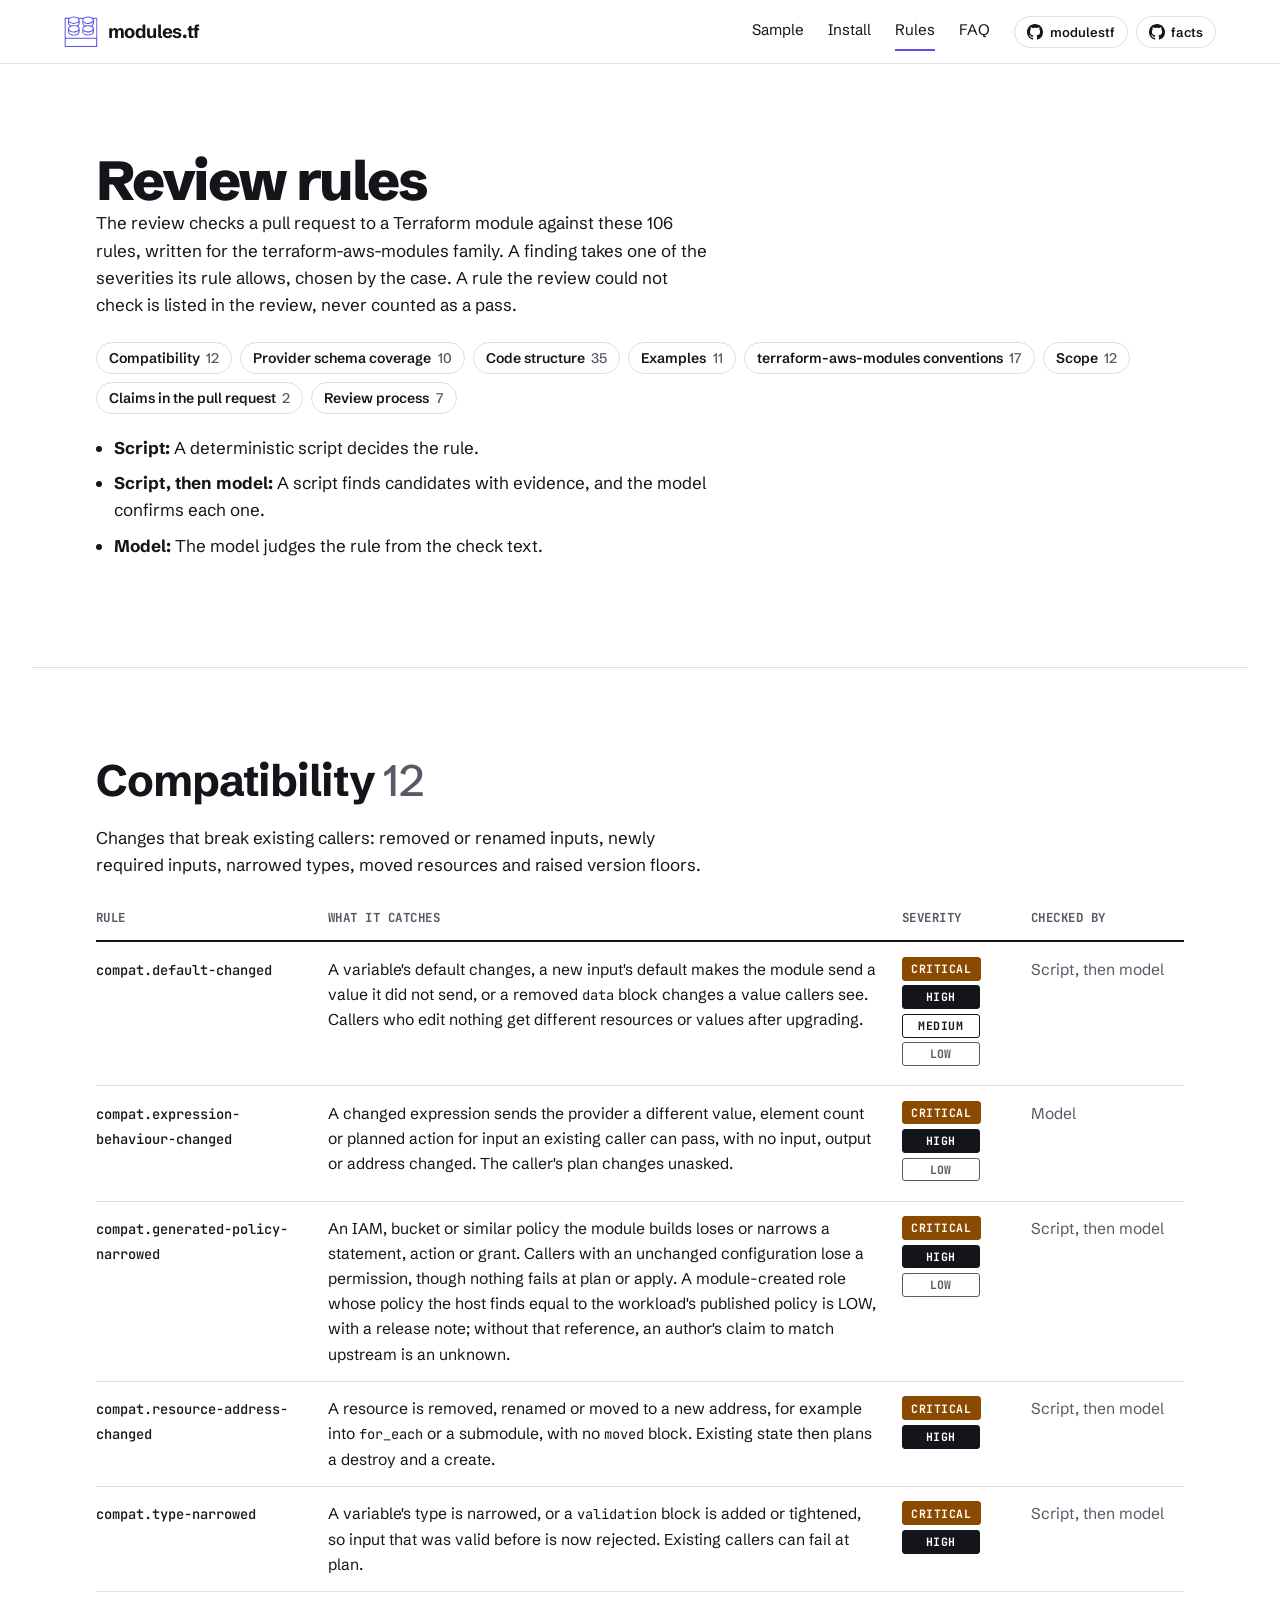
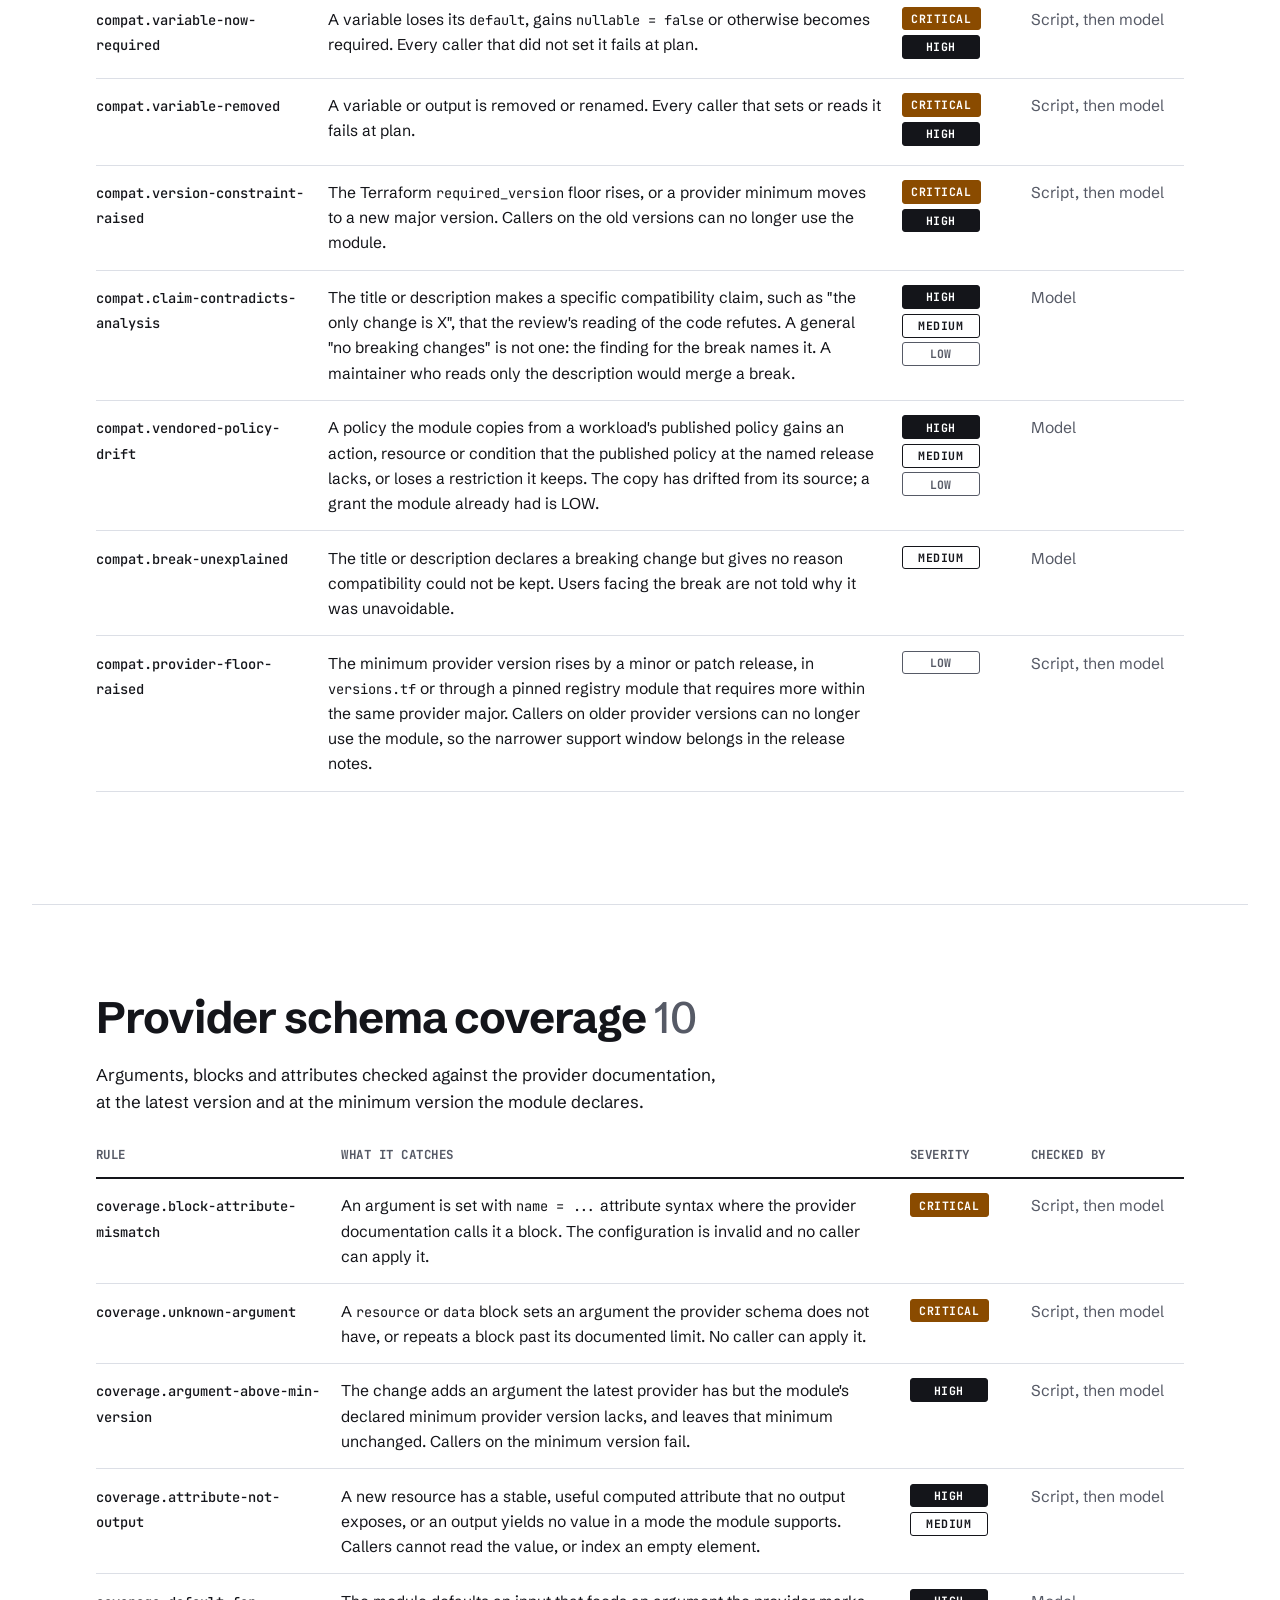
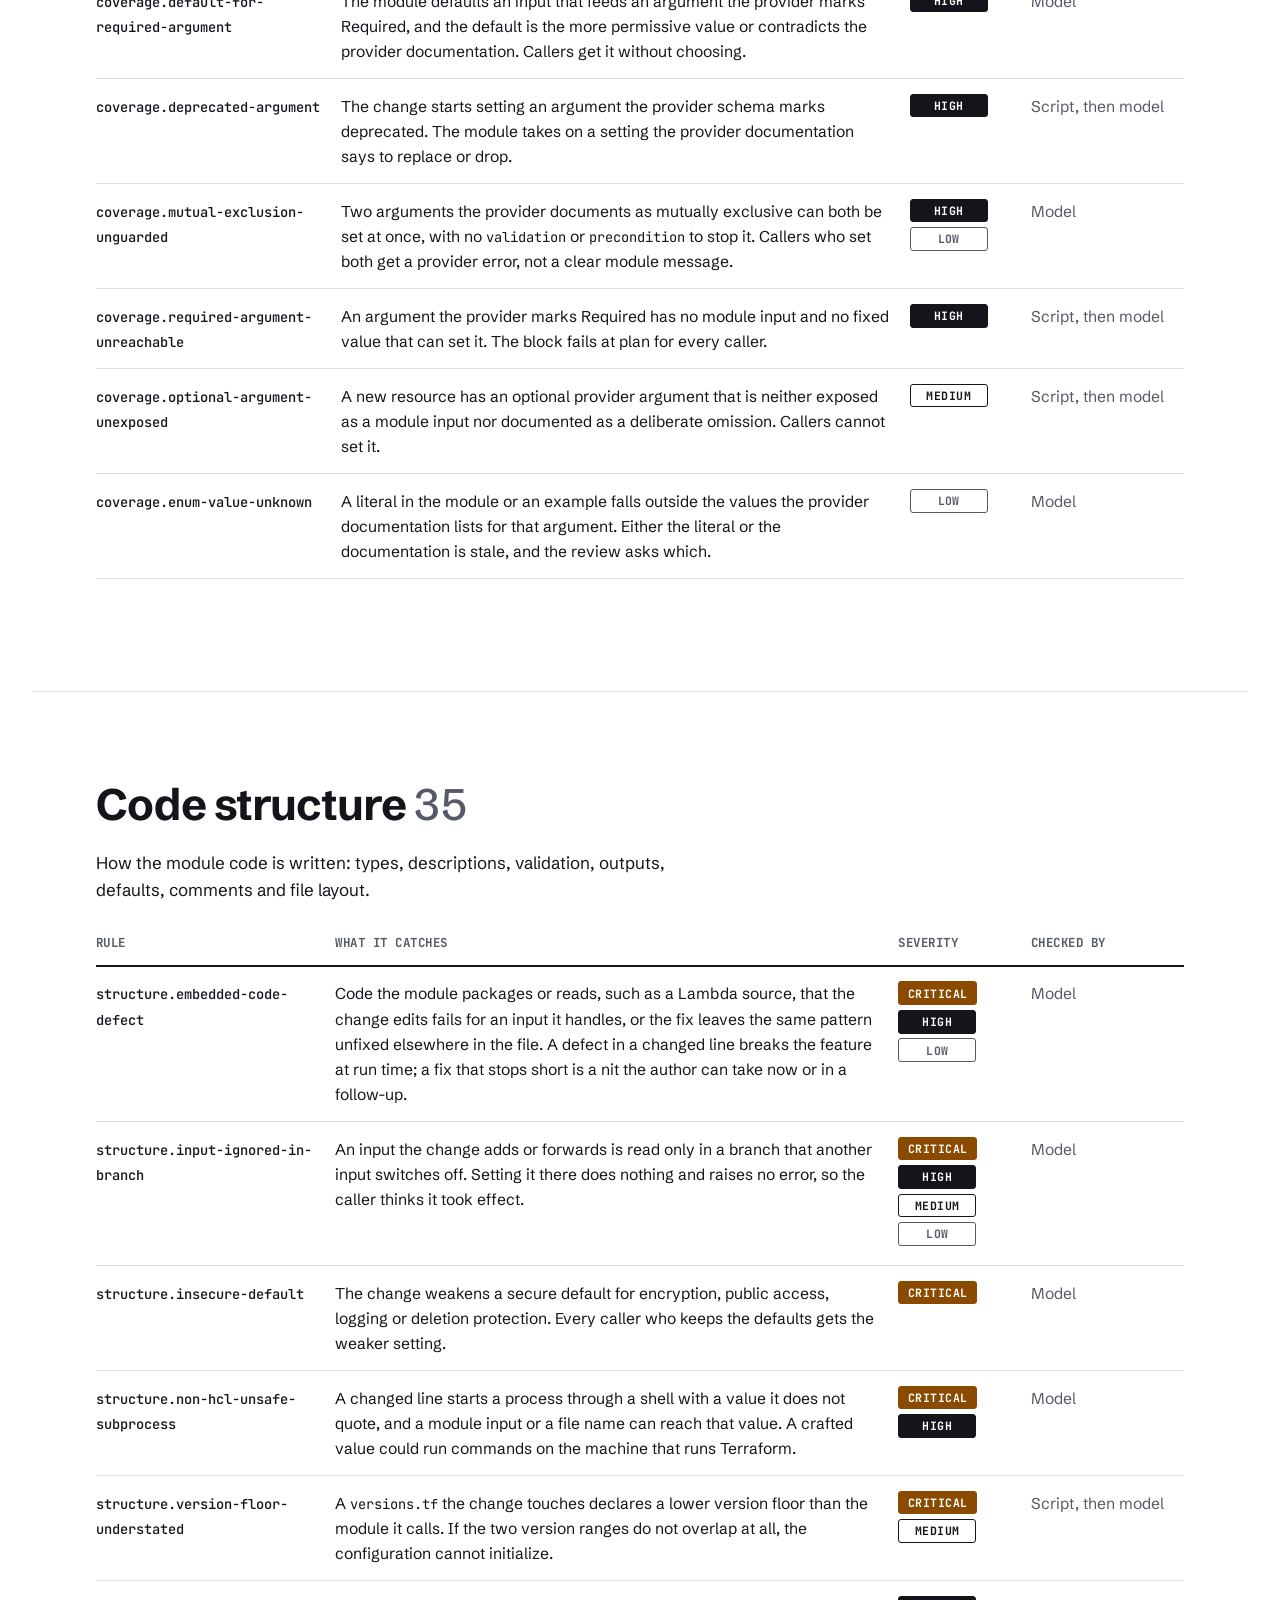
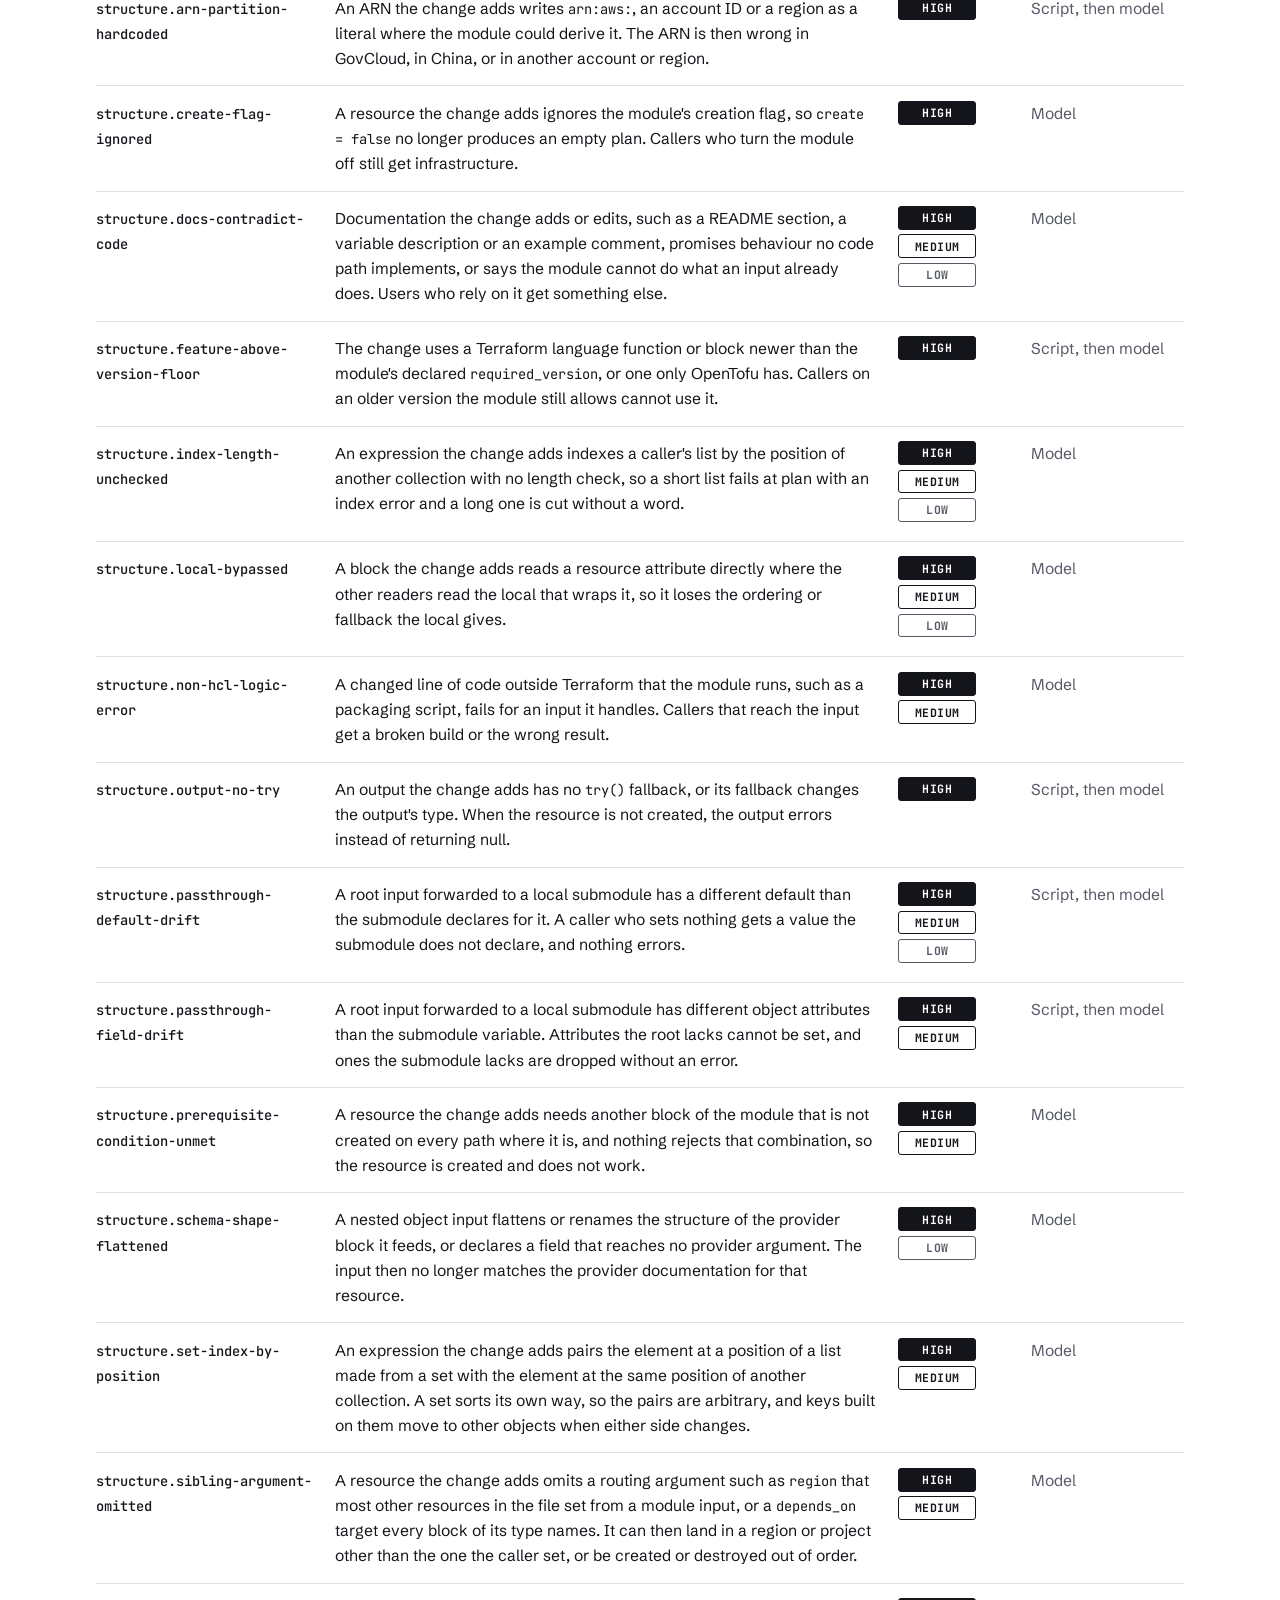
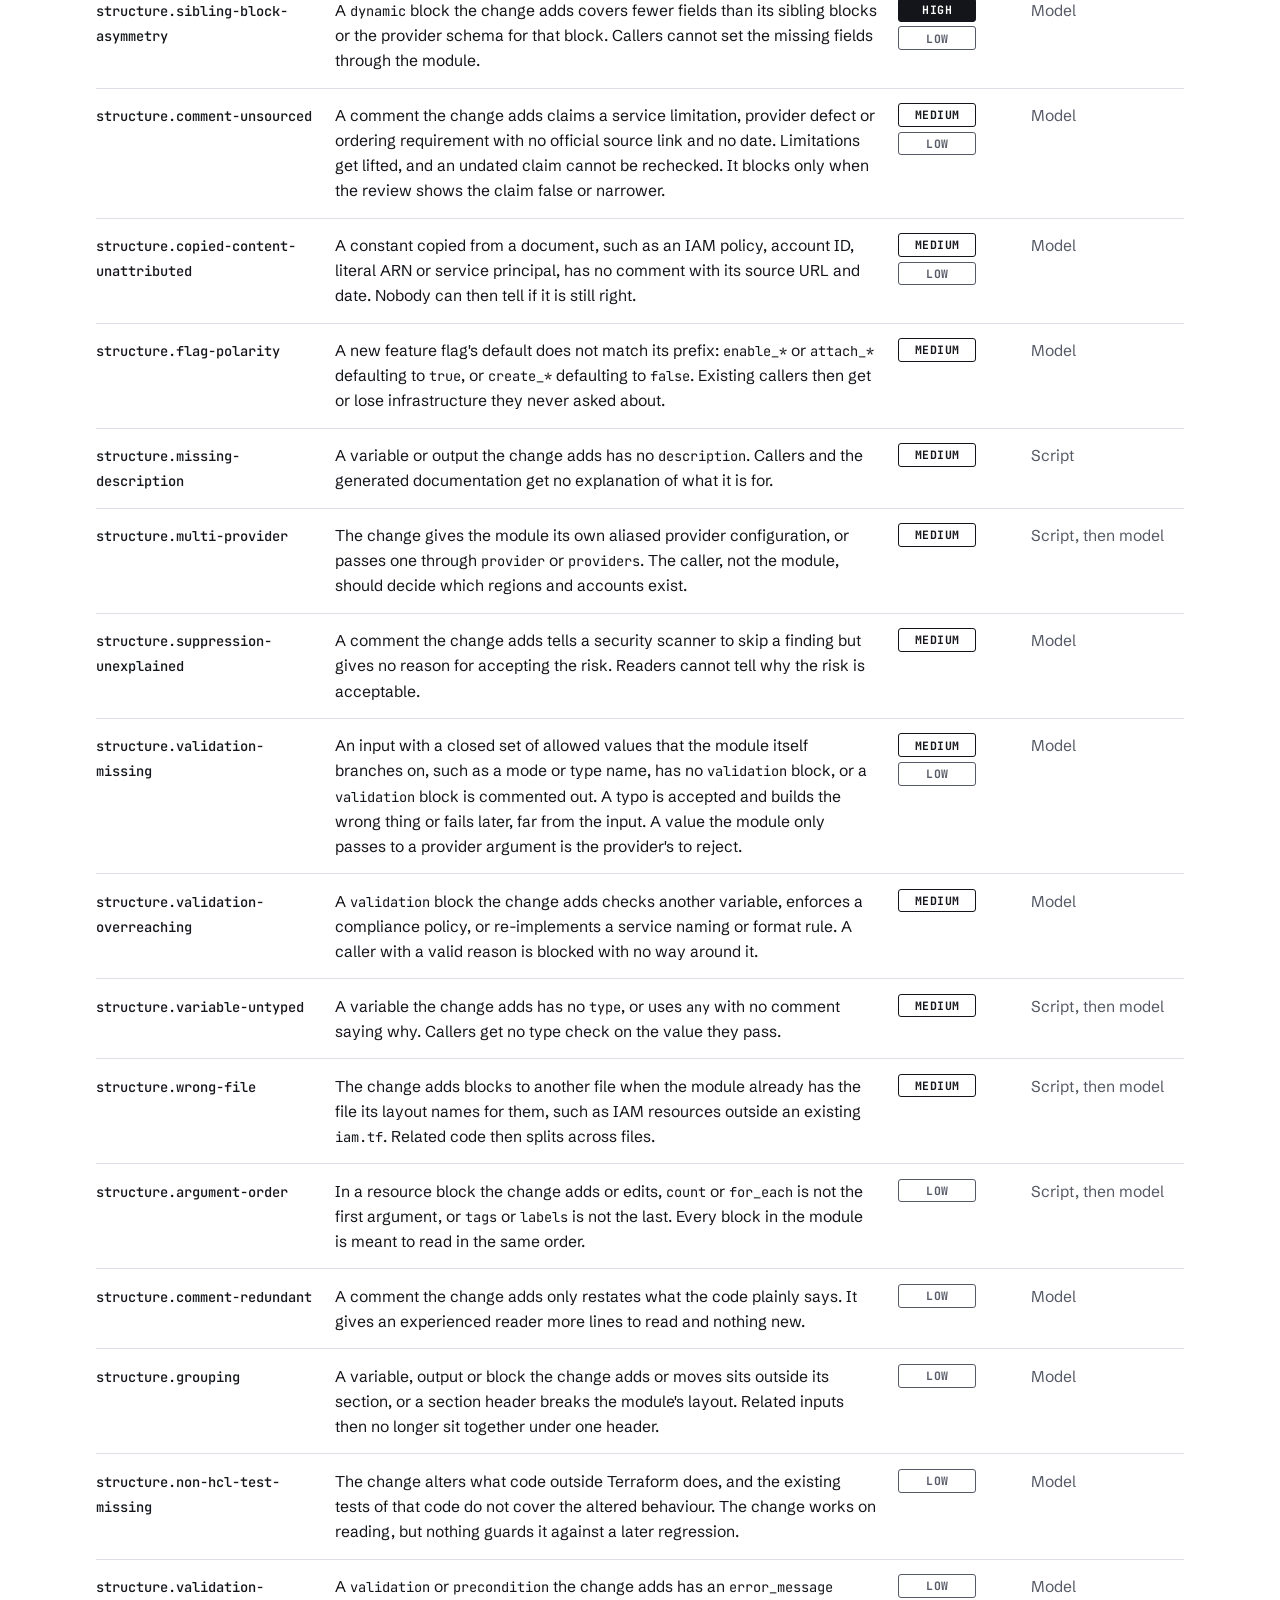
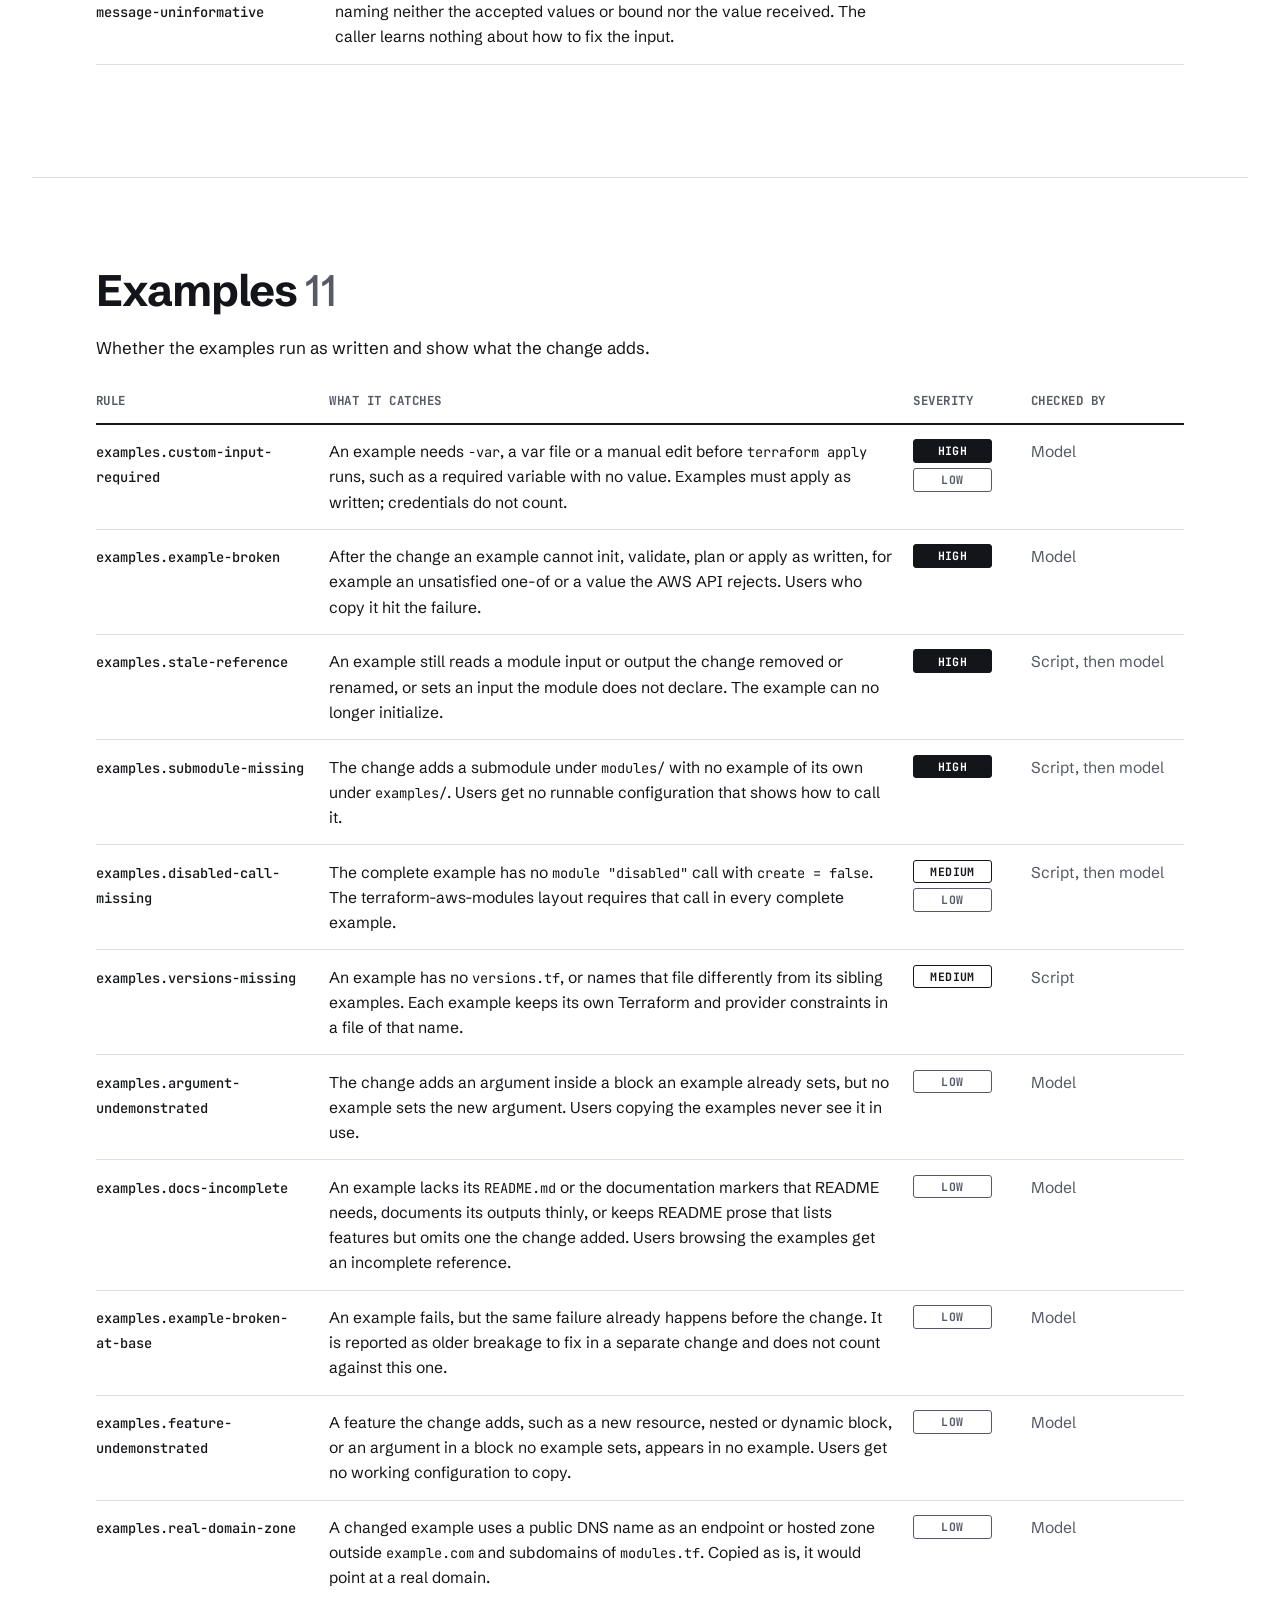
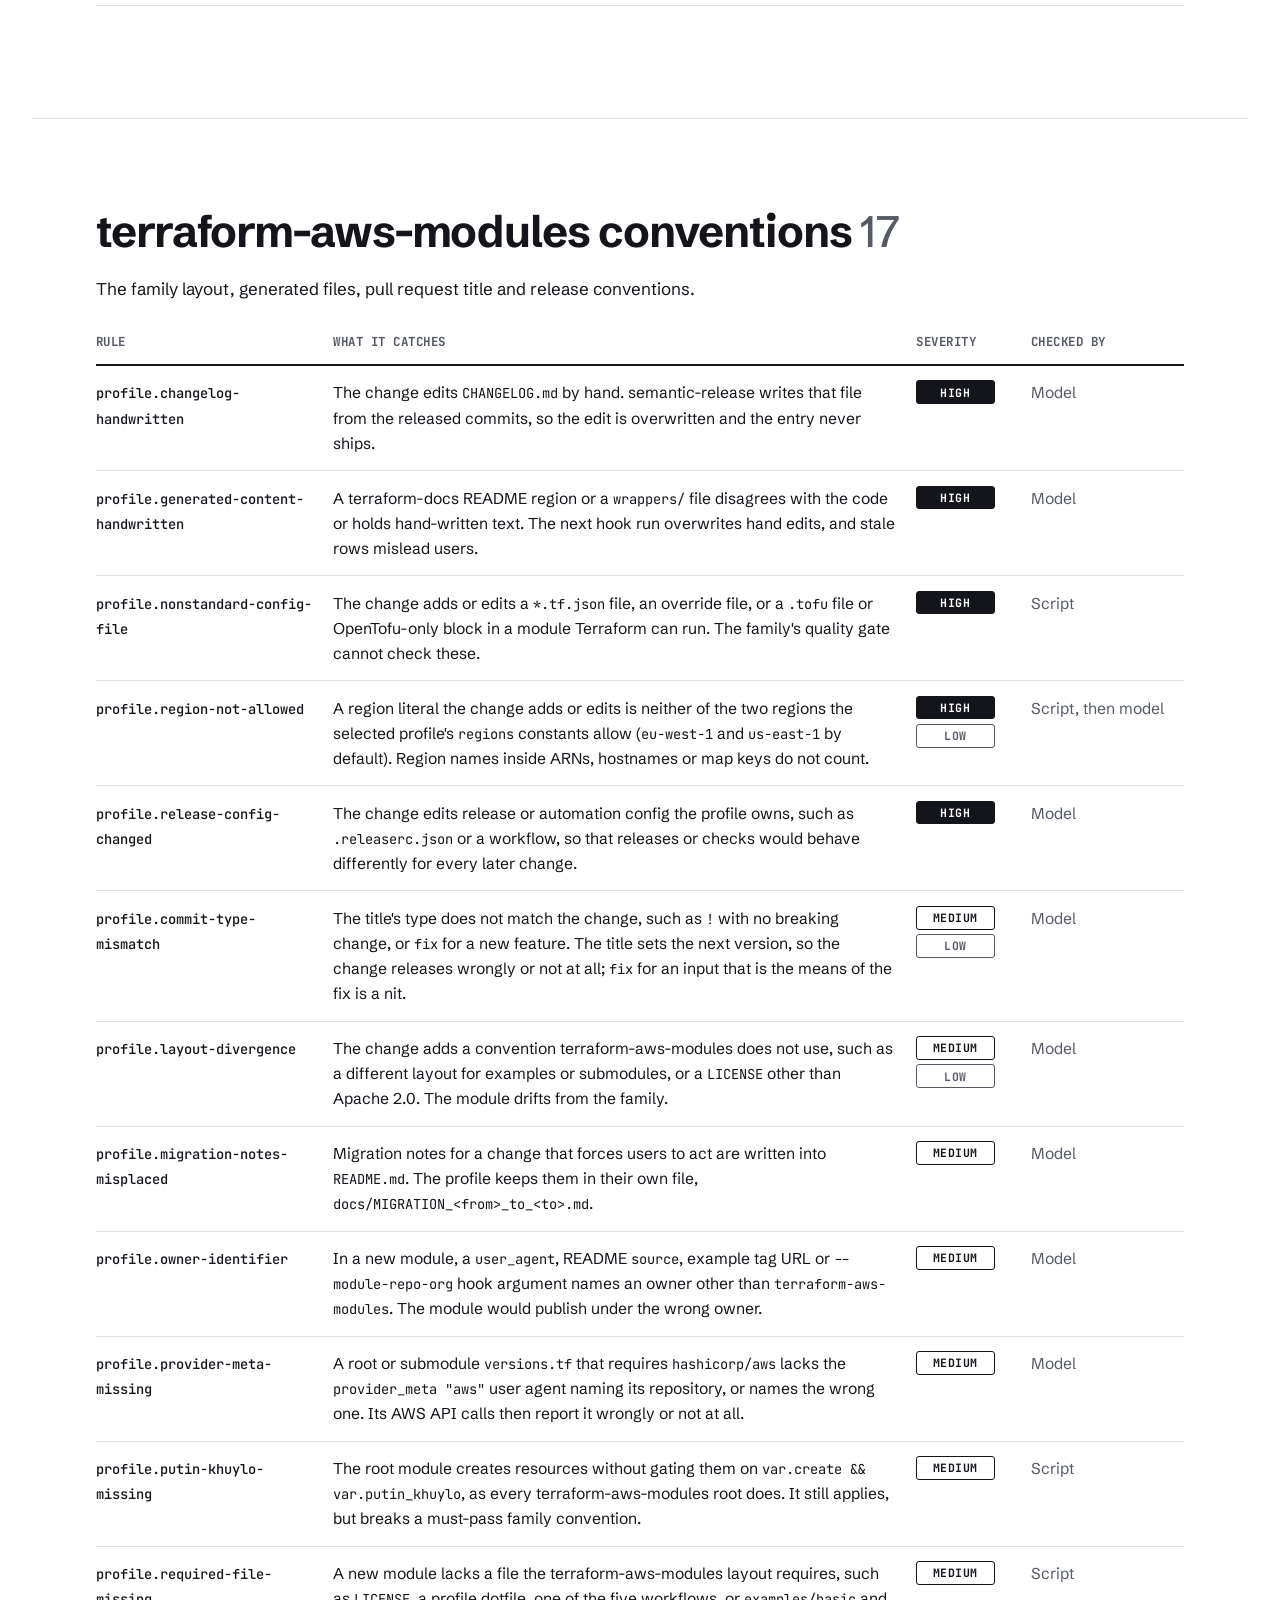
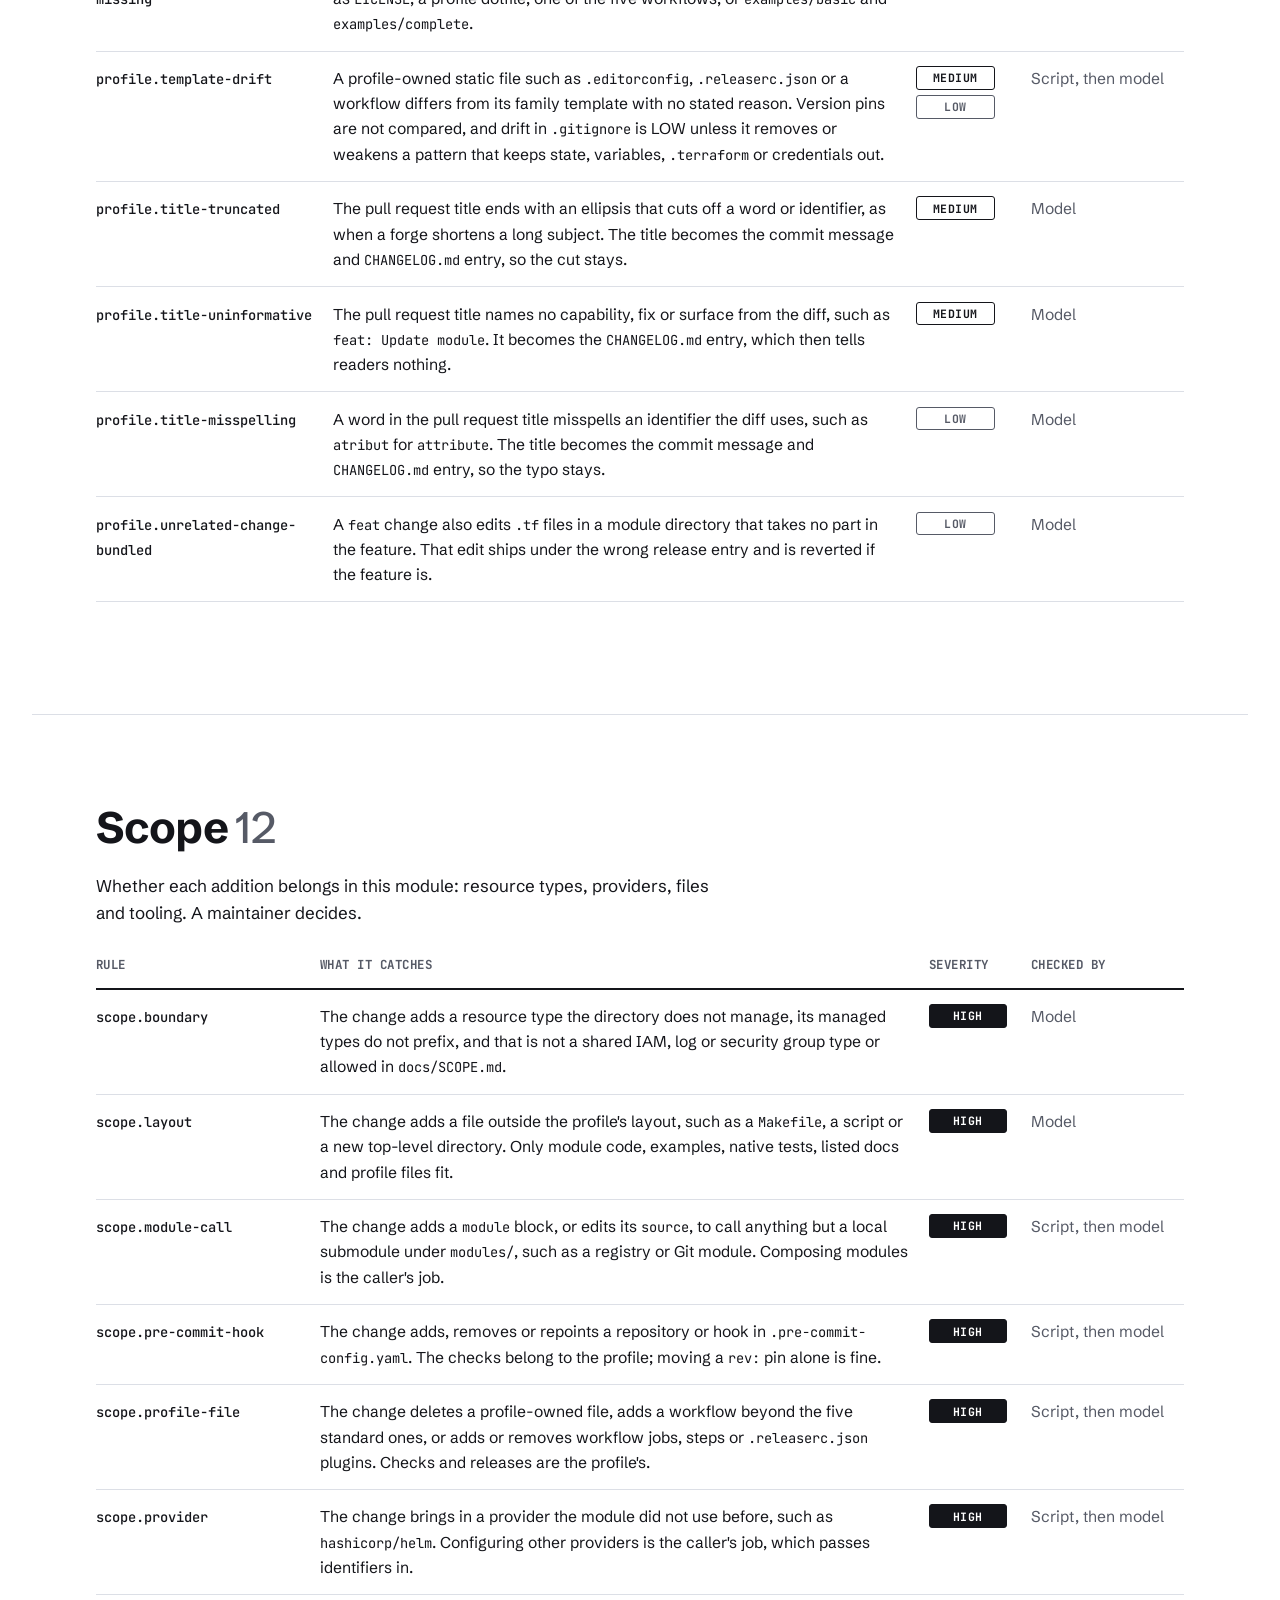
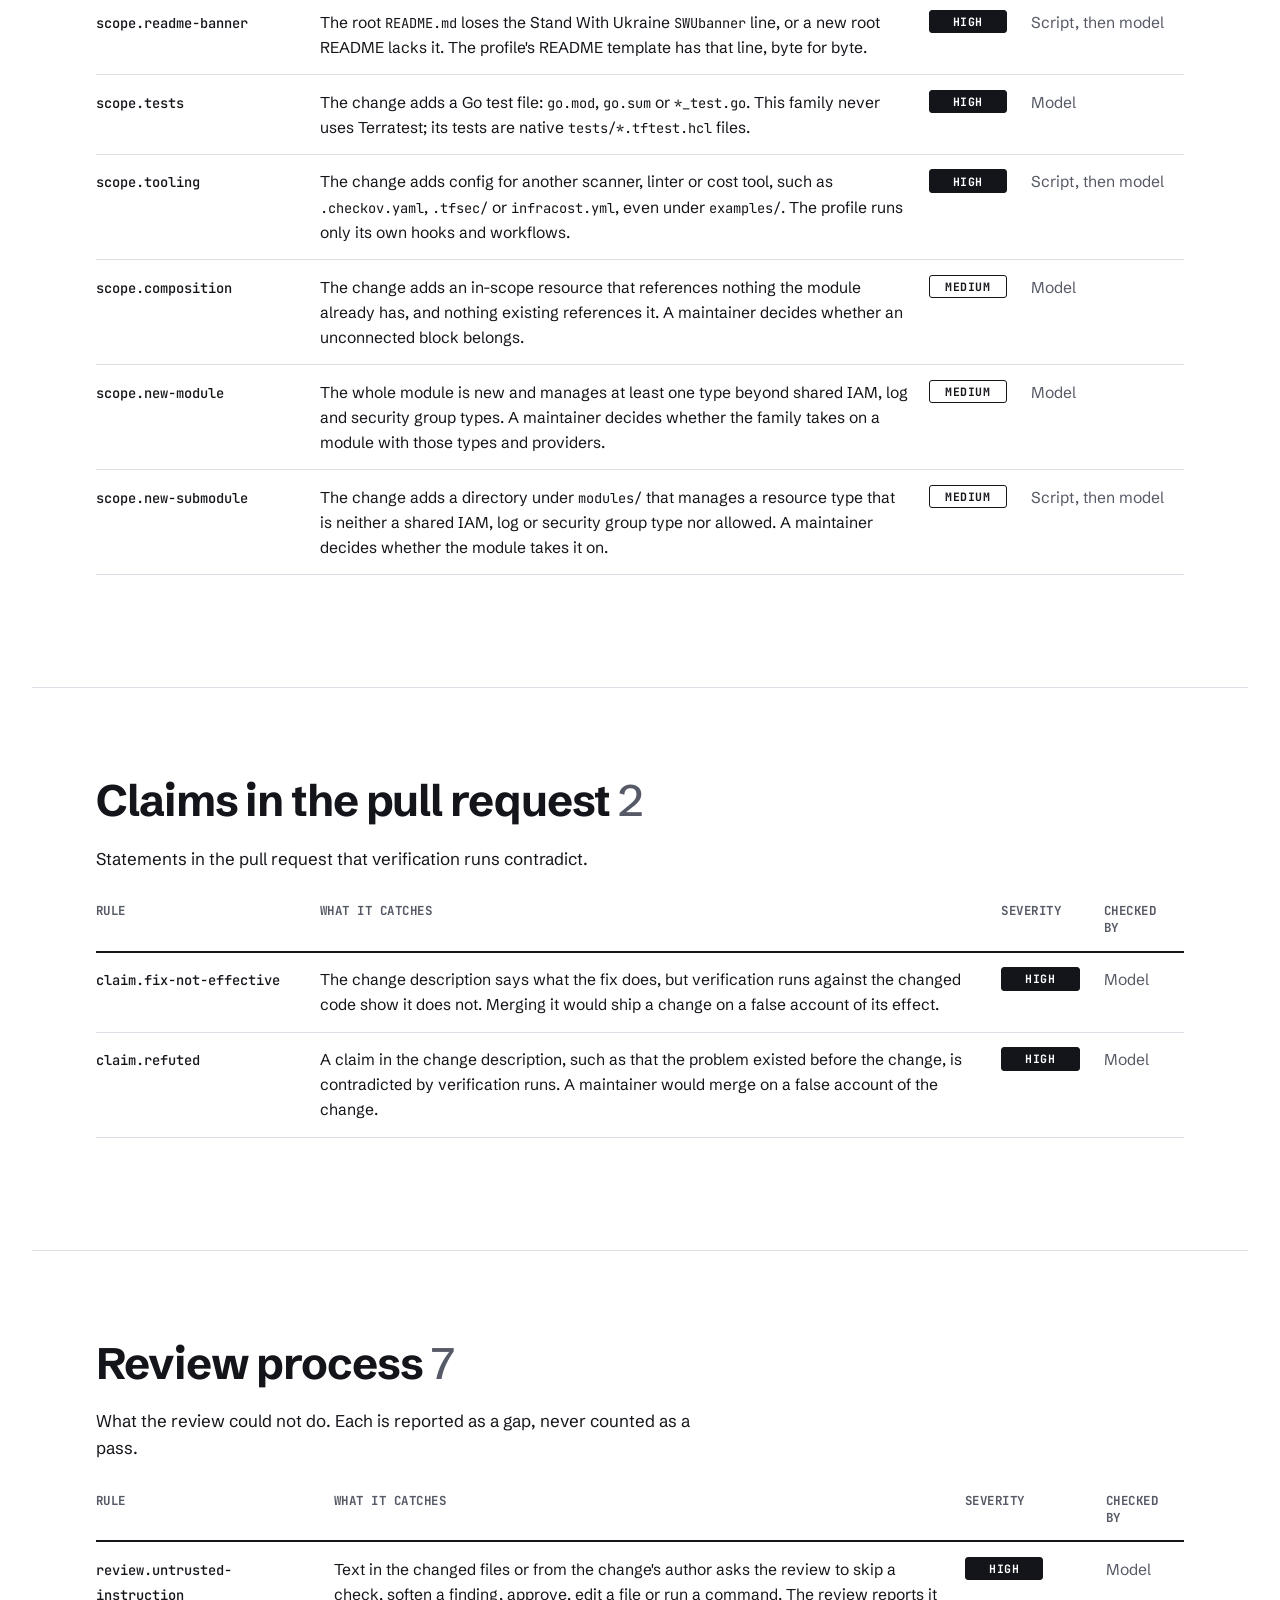
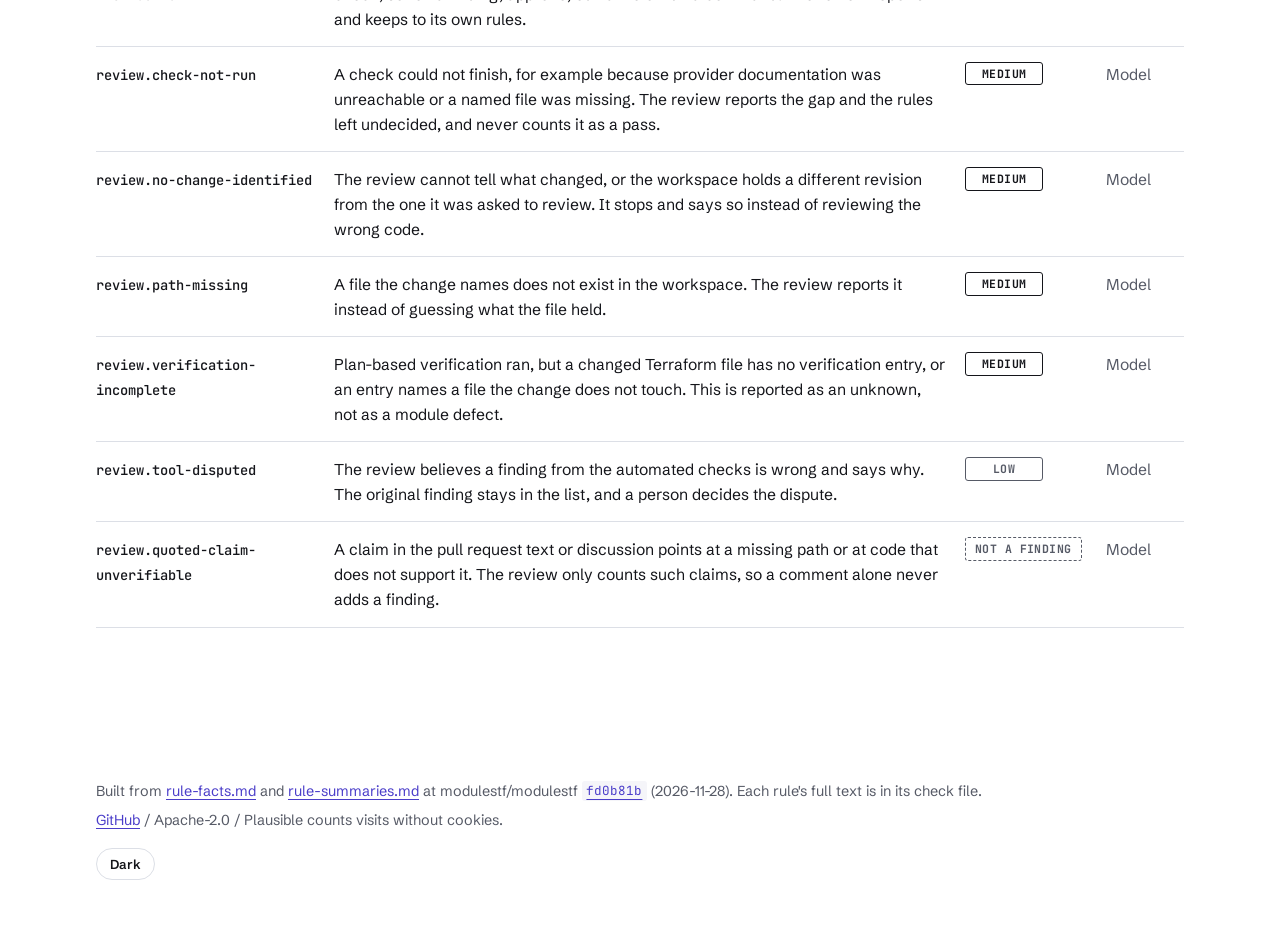
<file: rules/index.html>
<!doctype html>
<html lang="en">
<head>
<meta charset="utf-8">
<meta name="viewport" content="width=device-width, initial-scale=1">
<title>Review rules - modules.tf</title>
<meta name="description" content="The 106 rules the modules.tf review checks a Terraform module pull request against, by category and severity.">
<meta property="og:title" content="Review rules - modules.tf">
<meta property="og:description" content="The 106 rules the modules.tf review checks a Terraform module pull request against, by category and severity.">
<link rel="icon" type="image/png" href="../assets/icon-256.png">
<link rel="preload" href="../assets/fonts/schibsted-grotesk-var.woff2" as="font" type="font/woff2" crossorigin>
<link rel="stylesheet" href="../styles.css">
<script>try{var t=localStorage.getItem("modules-tf-theme");if(t==="light"||t==="dark")document.documentElement.dataset.theme=t}catch(e){}document.documentElement.className="js"</script>
<script src="../main.js" defer></script>
<!-- Privacy-friendly analytics by Plausible -->
<script async src="https://plausible.io/js/pa-Qb-xMsa08MHlIw5-Q75Je.js"></script>
<script>
  window.plausible=window.plausible||function(){(plausible.q=plausible.q||[]).push(arguments)},plausible.init=plausible.init||function(i){plausible.o=i||{}};
  plausible.init()
</script>
</head>
<body>
<!-- Generated by scripts/build-rules.mjs from modulestf/modulestf fd0b81bd6d5f8f3983b7c5bba354b76591cfd84b. Do not edit by hand. -->
<a class="skip" href="#main">Skip to content</a>
<header class="top">
<a class="brand" href="../" aria-label="modules.tf home"><img src="../assets/mark.svg" alt="" width="34" height="32"><span>modules.tf</span></a>
<nav aria-label="Sections">
<a href="../#journey">Sample</a>
<a href="../#run">Install</a>
<a href="./" aria-current="page">Rules</a>
<a href="../#faq">FAQ</a>
</nav>
<div class="repos">
<a class="repo" href="https://github.com/modulestf/modulestf" data-stars="modulestf/modulestf" aria-label="modulestf/modulestf on GitHub"><svg viewBox="0 0 16 16" width="16" height="16" aria-hidden="true"><path d="M8 0C3.58 0 0 3.58 0 8c0 3.54 2.29 6.53 5.47 7.59.4.07.55-.17.55-.38 0-.19-.01-.82-.01-1.49-2.01.37-2.53-.49-2.69-.94-.09-.23-.48-.94-.82-1.13-.28-.15-.68-.52-.01-.53.63-.01 1.08.58 1.23.82.72 1.21 1.87.87 2.33.66.07-.52.28-.87.51-1.07-1.78-.2-3.64-.89-3.64-3.95 0-.87.31-1.59.82-2.15-.08-.2-.36-1.02.08-2.12 0 0 .67-.21 2.2.82.64-.18 1.32-.27 2-.27.68 0 1.36.09 2 .27 1.53-1.04 2.2-.82 2.2-.82.44 1.1.16 1.92.08 2.12.51.56.82 1.27.82 2.15 0 3.07-1.87 3.75-3.65 3.95.29.25.54.73.54 1.48 0 1.07-.01 1.93-.01 2.2 0 .21.15.46.55.38A8.013 8.013 0 0016 8c0-4.42-3.58-8-8-8z"/></svg><span class="name">modulestf</span><span class="stars" hidden><svg viewBox="0 0 16 16" width="13" height="13" aria-hidden="true"><path d="M8 .25a.75.75 0 01.67.42l1.88 3.81 4.2.61a.75.75 0 01.42 1.28l-3.04 2.96.72 4.19a.75.75 0 01-1.09.79L8 12.33l-3.76 1.98a.75.75 0 01-1.09-.79l.72-4.19L.83 6.37a.75.75 0 01.42-1.28l4.2-.61L7.33.67A.75.75 0 018 .25z"/></svg><span data-count></span></span></a>
<a class="repo" href="https://github.com/modulestf/facts" data-stars="modulestf/facts" aria-label="modulestf/facts on GitHub"><svg viewBox="0 0 16 16" width="16" height="16" aria-hidden="true"><path d="M8 0C3.58 0 0 3.58 0 8c0 3.54 2.29 6.53 5.47 7.59.4.07.55-.17.55-.38 0-.19-.01-.82-.01-1.49-2.01.37-2.53-.49-2.69-.94-.09-.23-.48-.94-.82-1.13-.28-.15-.68-.52-.01-.53.63-.01 1.08.58 1.23.82.72 1.21 1.87.87 2.33.66.07-.52.28-.87.51-1.07-1.78-.2-3.64-.89-3.64-3.95 0-.87.31-1.59.82-2.15-.08-.2-.36-1.02.08-2.12 0 0 .67-.21 2.2.82.64-.18 1.32-.27 2-.27.68 0 1.36.09 2 .27 1.53-1.04 2.2-.82 2.2-.82.44 1.1.16 1.92.08 2.12.51.56.82 1.27.82 2.15 0 3.07-1.87 3.75-3.65 3.95.29.25.54.73.54 1.48 0 1.07-.01 1.93-.01 2.2 0 .21.15.46.55.38A8.013 8.013 0 0016 8c0-4.42-3.58-8-8-8z"/></svg><span class="name">facts</span><span class="stars" hidden><svg viewBox="0 0 16 16" width="13" height="13" aria-hidden="true"><path d="M8 .25a.75.75 0 01.67.42l1.88 3.81 4.2.61a.75.75 0 01.42 1.28l-3.04 2.96.72 4.19a.75.75 0 01-1.09.79L8 12.33l-3.76 1.98a.75.75 0 01-1.09-.79l.72-4.19L.83 6.37a.75.75 0 01.42-1.28l4.2-.61L7.33.67A.75.75 0 018 .25z"/></svg><span data-count></span></span></a>
</div>
</header>

<main id="main">
<section id="intro" class="band">
<h1>Review rules</h1>
<p class="wide">The review checks a pull request to a Terraform module against these 106 rules, written for the terraform-aws-modules family. A finding takes one of the severities its rule allows, chosen by the case. A rule the review could not check is listed in the review, never counted as a pass.</p>
<nav class="toc" aria-label="Categories">
<a href="#compat">Compatibility <span class="count">12</span></a>
<a href="#coverage">Provider schema coverage <span class="count">10</span></a>
<a href="#structure">Code structure <span class="count">35</span></a>
<a href="#examples">Examples <span class="count">11</span></a>
<a href="#profile">terraform-aws-modules conventions <span class="count">17</span></a>
<a href="#scope">Scope <span class="count">12</span></a>
<a href="#claim">Claims in the pull request <span class="count">2</span></a>
<a href="#review">Review process <span class="count">7</span></a>
</nav>
<ul class="plain legend">
<li><strong>Script:</strong> A deterministic script decides the rule.</li>
<li><strong>Script, then model:</strong> A script finds candidates with evidence, and the model confirms each one.</li>
<li><strong>Model:</strong> The model judges the rule from the check text.</li>
</ul>
</section>

<section id="compat" class="band">
<h2>Compatibility <span class="count">12</span></h2>
<p class="wide">Changes that break existing callers: removed or renamed inputs, newly required inputs, narrowed types, moved resources and raised version floors.</p>
<div class="tablewrap"><table class="cmp rules">
<thead><tr><th scope="col">Rule</th><th scope="col">What it catches</th><th scope="col">Severity</th><th scope="col">Checked by</th></tr></thead>
<tbody>
<tr id="compat.default-changed"><th scope="row"><code>compat.default-changed</code></th><td>A variable's default changes, a new input's default makes the module send a value it did not send, or a removed <code>data</code> block changes a value callers see. Callers who edit nothing get different resources or values after upgrading.</td><td class="sevs"><span class="chip sev critical">CRITICAL</span> <span class="chip sev high">HIGH</span> <span class="chip sev medium">MEDIUM</span> <span class="chip sev low">LOW</span></td><td>Script, then model</td></tr>
<tr id="compat.expression-behaviour-changed"><th scope="row"><code>compat.expression-behaviour-changed</code></th><td>A changed expression sends the provider a different value, element count or planned action for input an existing caller can pass, with no input, output or address changed. The caller's plan changes unasked.</td><td class="sevs"><span class="chip sev critical">CRITICAL</span> <span class="chip sev high">HIGH</span> <span class="chip sev low">LOW</span></td><td>Model</td></tr>
<tr id="compat.generated-policy-narrowed"><th scope="row"><code>compat.generated-policy-narrowed</code></th><td>An IAM, bucket or similar policy the module builds loses or narrows a statement, action or grant. Callers with an unchanged configuration lose a permission, though nothing fails at plan or apply. A module-created role whose policy the host finds equal to the workload's published policy is LOW, with a release note; without that reference, an author's claim to match upstream is an unknown.</td><td class="sevs"><span class="chip sev critical">CRITICAL</span> <span class="chip sev high">HIGH</span> <span class="chip sev low">LOW</span></td><td>Script, then model</td></tr>
<tr id="compat.resource-address-changed"><th scope="row"><code>compat.resource-address-changed</code></th><td>A resource is removed, renamed or moved to a new address, for example into <code>for_each</code> or a submodule, with no <code>moved</code> block. Existing state then plans a destroy and a create.</td><td class="sevs"><span class="chip sev critical">CRITICAL</span> <span class="chip sev high">HIGH</span></td><td>Script, then model</td></tr>
<tr id="compat.type-narrowed"><th scope="row"><code>compat.type-narrowed</code></th><td>A variable's type is narrowed, or a <code>validation</code> block is added or tightened, so input that was valid before is now rejected. Existing callers can fail at plan.</td><td class="sevs"><span class="chip sev critical">CRITICAL</span> <span class="chip sev high">HIGH</span></td><td>Script, then model</td></tr>
<tr id="compat.variable-now-required"><th scope="row"><code>compat.variable-now-required</code></th><td>A variable loses its <code>default</code>, gains <code>nullable = false</code> or otherwise becomes required. Every caller that did not set it fails at plan.</td><td class="sevs"><span class="chip sev critical">CRITICAL</span> <span class="chip sev high">HIGH</span></td><td>Script, then model</td></tr>
<tr id="compat.variable-removed"><th scope="row"><code>compat.variable-removed</code></th><td>A variable or output is removed or renamed. Every caller that sets or reads it fails at plan.</td><td class="sevs"><span class="chip sev critical">CRITICAL</span> <span class="chip sev high">HIGH</span></td><td>Script, then model</td></tr>
<tr id="compat.version-constraint-raised"><th scope="row"><code>compat.version-constraint-raised</code></th><td>The Terraform <code>required_version</code> floor rises, or a provider minimum moves to a new major version. Callers on the old versions can no longer use the module.</td><td class="sevs"><span class="chip sev critical">CRITICAL</span> <span class="chip sev high">HIGH</span></td><td>Script, then model</td></tr>
<tr id="compat.claim-contradicts-analysis"><th scope="row"><code>compat.claim-contradicts-analysis</code></th><td>The title or description makes a specific compatibility claim, such as &quot;the only change is X&quot;, that the review's reading of the code refutes. A general &quot;no breaking changes&quot; is not one: the finding for the break names it. A maintainer who reads only the description would merge a break.</td><td class="sevs"><span class="chip sev high">HIGH</span> <span class="chip sev medium">MEDIUM</span> <span class="chip sev low">LOW</span></td><td>Model</td></tr>
<tr id="compat.vendored-policy-drift"><th scope="row"><code>compat.vendored-policy-drift</code></th><td>A policy the module copies from a workload's published policy gains an action, resource or condition that the published policy at the named release lacks, or loses a restriction it keeps. The copy has drifted from its source; a grant the module already had is LOW.</td><td class="sevs"><span class="chip sev high">HIGH</span> <span class="chip sev medium">MEDIUM</span> <span class="chip sev low">LOW</span></td><td>Model</td></tr>
<tr id="compat.break-unexplained"><th scope="row"><code>compat.break-unexplained</code></th><td>The title or description declares a breaking change but gives no reason compatibility could not be kept. Users facing the break are not told why it was unavoidable.</td><td class="sevs"><span class="chip sev medium">MEDIUM</span></td><td>Model</td></tr>
<tr id="compat.provider-floor-raised"><th scope="row"><code>compat.provider-floor-raised</code></th><td>The minimum provider version rises by a minor or patch release, in <code>versions.tf</code> or through a pinned registry module that requires more within the same provider major. Callers on older provider versions can no longer use the module, so the narrower support window belongs in the release notes.</td><td class="sevs"><span class="chip sev low">LOW</span></td><td>Script, then model</td></tr>
</tbody></table></div>
</section>

<section id="coverage" class="band">
<h2>Provider schema coverage <span class="count">10</span></h2>
<p class="wide">Arguments, blocks and attributes checked against the provider documentation, at the latest version and at the minimum version the module declares.</p>
<div class="tablewrap"><table class="cmp rules">
<thead><tr><th scope="col">Rule</th><th scope="col">What it catches</th><th scope="col">Severity</th><th scope="col">Checked by</th></tr></thead>
<tbody>
<tr id="coverage.block-attribute-mismatch"><th scope="row"><code>coverage.block-attribute-mismatch</code></th><td>An argument is set with <code>name = ...</code> attribute syntax where the provider documentation calls it a block. The configuration is invalid and no caller can apply it.</td><td class="sevs"><span class="chip sev critical">CRITICAL</span></td><td>Script, then model</td></tr>
<tr id="coverage.unknown-argument"><th scope="row"><code>coverage.unknown-argument</code></th><td>A <code>resource</code> or <code>data</code> block sets an argument the provider schema does not have, or repeats a block past its documented limit. No caller can apply it.</td><td class="sevs"><span class="chip sev critical">CRITICAL</span></td><td>Script, then model</td></tr>
<tr id="coverage.argument-above-min-version"><th scope="row"><code>coverage.argument-above-min-version</code></th><td>The change adds an argument the latest provider has but the module's declared minimum provider version lacks, and leaves that minimum unchanged. Callers on the minimum version fail.</td><td class="sevs"><span class="chip sev high">HIGH</span></td><td>Script, then model</td></tr>
<tr id="coverage.attribute-not-output"><th scope="row"><code>coverage.attribute-not-output</code></th><td>A new resource has a stable, useful computed attribute that no output exposes, or an output yields no value in a mode the module supports. Callers cannot read the value, or index an empty element.</td><td class="sevs"><span class="chip sev high">HIGH</span> <span class="chip sev medium">MEDIUM</span></td><td>Script, then model</td></tr>
<tr id="coverage.default-for-required-argument"><th scope="row"><code>coverage.default-for-required-argument</code></th><td>The module defaults an input that feeds an argument the provider marks Required, and the default is the more permissive value or contradicts the provider documentation. Callers get it without choosing.</td><td class="sevs"><span class="chip sev high">HIGH</span></td><td>Model</td></tr>
<tr id="coverage.deprecated-argument"><th scope="row"><code>coverage.deprecated-argument</code></th><td>The change starts setting an argument the provider schema marks deprecated. The module takes on a setting the provider documentation says to replace or drop.</td><td class="sevs"><span class="chip sev high">HIGH</span></td><td>Script, then model</td></tr>
<tr id="coverage.mutual-exclusion-unguarded"><th scope="row"><code>coverage.mutual-exclusion-unguarded</code></th><td>Two arguments the provider documents as mutually exclusive can both be set at once, with no <code>validation</code> or <code>precondition</code> to stop it. Callers who set both get a provider error, not a clear module message.</td><td class="sevs"><span class="chip sev high">HIGH</span> <span class="chip sev low">LOW</span></td><td>Model</td></tr>
<tr id="coverage.required-argument-unreachable"><th scope="row"><code>coverage.required-argument-unreachable</code></th><td>An argument the provider marks Required has no module input and no fixed value that can set it. The block fails at plan for every caller.</td><td class="sevs"><span class="chip sev high">HIGH</span></td><td>Script, then model</td></tr>
<tr id="coverage.optional-argument-unexposed"><th scope="row"><code>coverage.optional-argument-unexposed</code></th><td>A new resource has an optional provider argument that is neither exposed as a module input nor documented as a deliberate omission. Callers cannot set it.</td><td class="sevs"><span class="chip sev medium">MEDIUM</span></td><td>Script, then model</td></tr>
<tr id="coverage.enum-value-unknown"><th scope="row"><code>coverage.enum-value-unknown</code></th><td>A literal in the module or an example falls outside the values the provider documentation lists for that argument. Either the literal or the documentation is stale, and the review asks which.</td><td class="sevs"><span class="chip sev low">LOW</span></td><td>Model</td></tr>
</tbody></table></div>
</section>

<section id="structure" class="band">
<h2>Code structure <span class="count">35</span></h2>
<p class="wide">How the module code is written: types, descriptions, validation, outputs, defaults, comments and file layout.</p>
<div class="tablewrap"><table class="cmp rules">
<thead><tr><th scope="col">Rule</th><th scope="col">What it catches</th><th scope="col">Severity</th><th scope="col">Checked by</th></tr></thead>
<tbody>
<tr id="structure.embedded-code-defect"><th scope="row"><code>structure.embedded-code-defect</code></th><td>Code the module packages or reads, such as a Lambda source, that the change edits fails for an input it handles, or the fix leaves the same pattern unfixed elsewhere in the file. A defect in a changed line breaks the feature at run time; a fix that stops short is a nit the author can take now or in a follow-up.</td><td class="sevs"><span class="chip sev critical">CRITICAL</span> <span class="chip sev high">HIGH</span> <span class="chip sev low">LOW</span></td><td>Model</td></tr>
<tr id="structure.input-ignored-in-branch"><th scope="row"><code>structure.input-ignored-in-branch</code></th><td>An input the change adds or forwards is read only in a branch that another input switches off. Setting it there does nothing and raises no error, so the caller thinks it took effect.</td><td class="sevs"><span class="chip sev critical">CRITICAL</span> <span class="chip sev high">HIGH</span> <span class="chip sev medium">MEDIUM</span> <span class="chip sev low">LOW</span></td><td>Model</td></tr>
<tr id="structure.insecure-default"><th scope="row"><code>structure.insecure-default</code></th><td>The change weakens a secure default for encryption, public access, logging or deletion protection. Every caller who keeps the defaults gets the weaker setting.</td><td class="sevs"><span class="chip sev critical">CRITICAL</span></td><td>Model</td></tr>
<tr id="structure.non-hcl-unsafe-subprocess"><th scope="row"><code>structure.non-hcl-unsafe-subprocess</code></th><td>A changed line starts a process through a shell with a value it does not quote, and a module input or a file name can reach that value. A crafted value could run commands on the machine that runs Terraform.</td><td class="sevs"><span class="chip sev critical">CRITICAL</span> <span class="chip sev high">HIGH</span></td><td>Model</td></tr>
<tr id="structure.version-floor-understated"><th scope="row"><code>structure.version-floor-understated</code></th><td>A <code>versions.tf</code> the change touches declares a lower version floor than the module it calls. If the two version ranges do not overlap at all, the configuration cannot initialize.</td><td class="sevs"><span class="chip sev critical">CRITICAL</span> <span class="chip sev medium">MEDIUM</span></td><td>Script, then model</td></tr>
<tr id="structure.arn-partition-hardcoded"><th scope="row"><code>structure.arn-partition-hardcoded</code></th><td>An ARN the change adds writes <code>arn:aws:</code>, an account ID or a region as a literal where the module could derive it. The ARN is then wrong in GovCloud, in China, or in another account or region.</td><td class="sevs"><span class="chip sev high">HIGH</span></td><td>Script, then model</td></tr>
<tr id="structure.create-flag-ignored"><th scope="row"><code>structure.create-flag-ignored</code></th><td>A resource the change adds ignores the module's creation flag, so <code>create = false</code> no longer produces an empty plan. Callers who turn the module off still get infrastructure.</td><td class="sevs"><span class="chip sev high">HIGH</span></td><td>Model</td></tr>
<tr id="structure.docs-contradict-code"><th scope="row"><code>structure.docs-contradict-code</code></th><td>Documentation the change adds or edits, such as a README section, a variable description or an example comment, promises behaviour no code path implements, or says the module cannot do what an input already does. Users who rely on it get something else.</td><td class="sevs"><span class="chip sev high">HIGH</span> <span class="chip sev medium">MEDIUM</span> <span class="chip sev low">LOW</span></td><td>Model</td></tr>
<tr id="structure.feature-above-version-floor"><th scope="row"><code>structure.feature-above-version-floor</code></th><td>The change uses a Terraform language function or block newer than the module's declared <code>required_version</code>, or one only OpenTofu has. Callers on an older version the module still allows cannot use it.</td><td class="sevs"><span class="chip sev high">HIGH</span></td><td>Script, then model</td></tr>
<tr id="structure.index-length-unchecked"><th scope="row"><code>structure.index-length-unchecked</code></th><td>An expression the change adds indexes a caller's list by the position of another collection with no length check, so a short list fails at plan with an index error and a long one is cut without a word.</td><td class="sevs"><span class="chip sev high">HIGH</span> <span class="chip sev medium">MEDIUM</span> <span class="chip sev low">LOW</span></td><td>Model</td></tr>
<tr id="structure.local-bypassed"><th scope="row"><code>structure.local-bypassed</code></th><td>A block the change adds reads a resource attribute directly where the other readers read the local that wraps it, so it loses the ordering or fallback the local gives.</td><td class="sevs"><span class="chip sev high">HIGH</span> <span class="chip sev medium">MEDIUM</span> <span class="chip sev low">LOW</span></td><td>Model</td></tr>
<tr id="structure.non-hcl-logic-error"><th scope="row"><code>structure.non-hcl-logic-error</code></th><td>A changed line of code outside Terraform that the module runs, such as a packaging script, fails for an input it handles. Callers that reach the input get a broken build or the wrong result.</td><td class="sevs"><span class="chip sev high">HIGH</span> <span class="chip sev medium">MEDIUM</span></td><td>Model</td></tr>
<tr id="structure.output-no-try"><th scope="row"><code>structure.output-no-try</code></th><td>An output the change adds has no <code>try()</code> fallback, or its fallback changes the output's type. When the resource is not created, the output errors instead of returning null.</td><td class="sevs"><span class="chip sev high">HIGH</span></td><td>Script, then model</td></tr>
<tr id="structure.passthrough-default-drift"><th scope="row"><code>structure.passthrough-default-drift</code></th><td>A root input forwarded to a local submodule has a different default than the submodule declares for it. A caller who sets nothing gets a value the submodule does not declare, and nothing errors.</td><td class="sevs"><span class="chip sev high">HIGH</span> <span class="chip sev medium">MEDIUM</span> <span class="chip sev low">LOW</span></td><td>Script, then model</td></tr>
<tr id="structure.passthrough-field-drift"><th scope="row"><code>structure.passthrough-field-drift</code></th><td>A root input forwarded to a local submodule has different object attributes than the submodule variable. Attributes the root lacks cannot be set, and ones the submodule lacks are dropped without an error.</td><td class="sevs"><span class="chip sev high">HIGH</span> <span class="chip sev medium">MEDIUM</span></td><td>Script, then model</td></tr>
<tr id="structure.prerequisite-condition-unmet"><th scope="row"><code>structure.prerequisite-condition-unmet</code></th><td>A resource the change adds needs another block of the module that is not created on every path where it is, and nothing rejects that combination, so the resource is created and does not work.</td><td class="sevs"><span class="chip sev high">HIGH</span> <span class="chip sev medium">MEDIUM</span></td><td>Model</td></tr>
<tr id="structure.schema-shape-flattened"><th scope="row"><code>structure.schema-shape-flattened</code></th><td>A nested object input flattens or renames the structure of the provider block it feeds, or declares a field that reaches no provider argument. The input then no longer matches the provider documentation for that resource.</td><td class="sevs"><span class="chip sev high">HIGH</span> <span class="chip sev low">LOW</span></td><td>Model</td></tr>
<tr id="structure.set-index-by-position"><th scope="row"><code>structure.set-index-by-position</code></th><td>An expression the change adds pairs the element at a position of a list made from a set with the element at the same position of another collection. A set sorts its own way, so the pairs are arbitrary, and keys built on them move to other objects when either side changes.</td><td class="sevs"><span class="chip sev high">HIGH</span> <span class="chip sev medium">MEDIUM</span></td><td>Model</td></tr>
<tr id="structure.sibling-argument-omitted"><th scope="row"><code>structure.sibling-argument-omitted</code></th><td>A resource the change adds omits a routing argument such as <code>region</code> that most other resources in the file set from a module input, or a <code>depends_on</code> target every block of its type names. It can then land in a region or project other than the one the caller set, or be created or destroyed out of order.</td><td class="sevs"><span class="chip sev high">HIGH</span> <span class="chip sev medium">MEDIUM</span></td><td>Model</td></tr>
<tr id="structure.sibling-block-asymmetry"><th scope="row"><code>structure.sibling-block-asymmetry</code></th><td>A <code>dynamic</code> block the change adds covers fewer fields than its sibling blocks or the provider schema for that block. Callers cannot set the missing fields through the module.</td><td class="sevs"><span class="chip sev high">HIGH</span> <span class="chip sev low">LOW</span></td><td>Model</td></tr>
<tr id="structure.comment-unsourced"><th scope="row"><code>structure.comment-unsourced</code></th><td>A comment the change adds claims a service limitation, provider defect or ordering requirement with no official source link and no date. Limitations get lifted, and an undated claim cannot be rechecked. It blocks only when the review shows the claim false or narrower.</td><td class="sevs"><span class="chip sev medium">MEDIUM</span> <span class="chip sev low">LOW</span></td><td>Model</td></tr>
<tr id="structure.copied-content-unattributed"><th scope="row"><code>structure.copied-content-unattributed</code></th><td>A constant copied from a document, such as an IAM policy, account ID, literal ARN or service principal, has no comment with its source URL and date. Nobody can then tell if it is still right.</td><td class="sevs"><span class="chip sev medium">MEDIUM</span> <span class="chip sev low">LOW</span></td><td>Model</td></tr>
<tr id="structure.flag-polarity"><th scope="row"><code>structure.flag-polarity</code></th><td>A new feature flag's default does not match its prefix: <code>enable_*</code> or <code>attach_*</code> defaulting to <code>true</code>, or <code>create_*</code> defaulting to <code>false</code>. Existing callers then get or lose infrastructure they never asked about.</td><td class="sevs"><span class="chip sev medium">MEDIUM</span></td><td>Model</td></tr>
<tr id="structure.missing-description"><th scope="row"><code>structure.missing-description</code></th><td>A variable or output the change adds has no <code>description</code>. Callers and the generated documentation get no explanation of what it is for.</td><td class="sevs"><span class="chip sev medium">MEDIUM</span></td><td>Script</td></tr>
<tr id="structure.multi-provider"><th scope="row"><code>structure.multi-provider</code></th><td>The change gives the module its own aliased provider configuration, or passes one through <code>provider</code> or <code>providers</code>. The caller, not the module, should decide which regions and accounts exist.</td><td class="sevs"><span class="chip sev medium">MEDIUM</span></td><td>Script, then model</td></tr>
<tr id="structure.suppression-unexplained"><th scope="row"><code>structure.suppression-unexplained</code></th><td>A comment the change adds tells a security scanner to skip a finding but gives no reason for accepting the risk. Readers cannot tell why the risk is acceptable.</td><td class="sevs"><span class="chip sev medium">MEDIUM</span></td><td>Model</td></tr>
<tr id="structure.validation-missing"><th scope="row"><code>structure.validation-missing</code></th><td>An input with a closed set of allowed values that the module itself branches on, such as a mode or type name, has no <code>validation</code> block, or a <code>validation</code> block is commented out. A typo is accepted and builds the wrong thing or fails later, far from the input. A value the module only passes to a provider argument is the provider's to reject.</td><td class="sevs"><span class="chip sev medium">MEDIUM</span> <span class="chip sev low">LOW</span></td><td>Model</td></tr>
<tr id="structure.validation-overreaching"><th scope="row"><code>structure.validation-overreaching</code></th><td>A <code>validation</code> block the change adds checks another variable, enforces a compliance policy, or re-implements a service naming or format rule. A caller with a valid reason is blocked with no way around it.</td><td class="sevs"><span class="chip sev medium">MEDIUM</span></td><td>Model</td></tr>
<tr id="structure.variable-untyped"><th scope="row"><code>structure.variable-untyped</code></th><td>A variable the change adds has no <code>type</code>, or uses <code>any</code> with no comment saying why. Callers get no type check on the value they pass.</td><td class="sevs"><span class="chip sev medium">MEDIUM</span></td><td>Script, then model</td></tr>
<tr id="structure.wrong-file"><th scope="row"><code>structure.wrong-file</code></th><td>The change adds blocks to another file when the module already has the file its layout names for them, such as IAM resources outside an existing <code>iam.tf</code>. Related code then splits across files.</td><td class="sevs"><span class="chip sev medium">MEDIUM</span></td><td>Script, then model</td></tr>
<tr id="structure.argument-order"><th scope="row"><code>structure.argument-order</code></th><td>In a resource block the change adds or edits, <code>count</code> or <code>for_each</code> is not the first argument, or <code>tags</code> or <code>labels</code> is not the last. Every block in the module is meant to read in the same order.</td><td class="sevs"><span class="chip sev low">LOW</span></td><td>Script, then model</td></tr>
<tr id="structure.comment-redundant"><th scope="row"><code>structure.comment-redundant</code></th><td>A comment the change adds only restates what the code plainly says. It gives an experienced reader more lines to read and nothing new.</td><td class="sevs"><span class="chip sev low">LOW</span></td><td>Model</td></tr>
<tr id="structure.grouping"><th scope="row"><code>structure.grouping</code></th><td>A variable, output or block the change adds or moves sits outside its section, or a section header breaks the module's layout. Related inputs then no longer sit together under one header.</td><td class="sevs"><span class="chip sev low">LOW</span></td><td>Model</td></tr>
<tr id="structure.non-hcl-test-missing"><th scope="row"><code>structure.non-hcl-test-missing</code></th><td>The change alters what code outside Terraform does, and the existing tests of that code do not cover the altered behaviour. The change works on reading, but nothing guards it against a later regression.</td><td class="sevs"><span class="chip sev low">LOW</span></td><td>Model</td></tr>
<tr id="structure.validation-message-uninformative"><th scope="row"><code>structure.validation-message-uninformative</code></th><td>A <code>validation</code> or <code>precondition</code> the change adds has an <code>error_message</code> naming neither the accepted values or bound nor the value received. The caller learns nothing about how to fix the input.</td><td class="sevs"><span class="chip sev low">LOW</span></td><td>Model</td></tr>
</tbody></table></div>
</section>

<section id="examples" class="band">
<h2>Examples <span class="count">11</span></h2>
<p class="wide">Whether the examples run as written and show what the change adds.</p>
<div class="tablewrap"><table class="cmp rules">
<thead><tr><th scope="col">Rule</th><th scope="col">What it catches</th><th scope="col">Severity</th><th scope="col">Checked by</th></tr></thead>
<tbody>
<tr id="examples.custom-input-required"><th scope="row"><code>examples.custom-input-required</code></th><td>An example needs <code>-var</code>, a var file or a manual edit before <code>terraform apply</code> runs, such as a required variable with no value. Examples must apply as written; credentials do not count.</td><td class="sevs"><span class="chip sev high">HIGH</span> <span class="chip sev low">LOW</span></td><td>Model</td></tr>
<tr id="examples.example-broken"><th scope="row"><code>examples.example-broken</code></th><td>After the change an example cannot init, validate, plan or apply as written, for example an unsatisfied one-of or a value the AWS API rejects. Users who copy it hit the failure.</td><td class="sevs"><span class="chip sev high">HIGH</span></td><td>Model</td></tr>
<tr id="examples.stale-reference"><th scope="row"><code>examples.stale-reference</code></th><td>An example still reads a module input or output the change removed or renamed, or sets an input the module does not declare. The example can no longer initialize.</td><td class="sevs"><span class="chip sev high">HIGH</span></td><td>Script, then model</td></tr>
<tr id="examples.submodule-missing"><th scope="row"><code>examples.submodule-missing</code></th><td>The change adds a submodule under <code>modules/</code> with no example of its own under <code>examples/</code>. Users get no runnable configuration that shows how to call it.</td><td class="sevs"><span class="chip sev high">HIGH</span></td><td>Script, then model</td></tr>
<tr id="examples.disabled-call-missing"><th scope="row"><code>examples.disabled-call-missing</code></th><td>The complete example has no <code>module &quot;disabled&quot;</code> call with <code>create = false</code>. The terraform-aws-modules layout requires that call in every complete example.</td><td class="sevs"><span class="chip sev medium">MEDIUM</span> <span class="chip sev low">LOW</span></td><td>Script, then model</td></tr>
<tr id="examples.versions-missing"><th scope="row"><code>examples.versions-missing</code></th><td>An example has no <code>versions.tf</code>, or names that file differently from its sibling examples. Each example keeps its own Terraform and provider constraints in a file of that name.</td><td class="sevs"><span class="chip sev medium">MEDIUM</span></td><td>Script</td></tr>
<tr id="examples.argument-undemonstrated"><th scope="row"><code>examples.argument-undemonstrated</code></th><td>The change adds an argument inside a block an example already sets, but no example sets the new argument. Users copying the examples never see it in use.</td><td class="sevs"><span class="chip sev low">LOW</span></td><td>Model</td></tr>
<tr id="examples.docs-incomplete"><th scope="row"><code>examples.docs-incomplete</code></th><td>An example lacks its <code>README.md</code> or the documentation markers that README needs, documents its outputs thinly, or keeps README prose that lists features but omits one the change added. Users browsing the examples get an incomplete reference.</td><td class="sevs"><span class="chip sev low">LOW</span></td><td>Model</td></tr>
<tr id="examples.example-broken-at-base"><th scope="row"><code>examples.example-broken-at-base</code></th><td>An example fails, but the same failure already happens before the change. It is reported as older breakage to fix in a separate change and does not count against this one.</td><td class="sevs"><span class="chip sev low">LOW</span></td><td>Model</td></tr>
<tr id="examples.feature-undemonstrated"><th scope="row"><code>examples.feature-undemonstrated</code></th><td>A feature the change adds, such as a new resource, nested or dynamic block, or an argument in a block no example sets, appears in no example. Users get no working configuration to copy.</td><td class="sevs"><span class="chip sev low">LOW</span></td><td>Model</td></tr>
<tr id="examples.real-domain-zone"><th scope="row"><code>examples.real-domain-zone</code></th><td>A changed example uses a public DNS name as an endpoint or hosted zone outside <code>example.com</code> and subdomains of <code>modules.tf</code>. Copied as is, it would point at a real domain.</td><td class="sevs"><span class="chip sev low">LOW</span></td><td>Model</td></tr>
</tbody></table></div>
</section>

<section id="profile" class="band">
<h2>terraform-aws-modules conventions <span class="count">17</span></h2>
<p class="wide">The family layout, generated files, pull request title and release conventions.</p>
<div class="tablewrap"><table class="cmp rules">
<thead><tr><th scope="col">Rule</th><th scope="col">What it catches</th><th scope="col">Severity</th><th scope="col">Checked by</th></tr></thead>
<tbody>
<tr id="profile.changelog-handwritten"><th scope="row"><code>profile.changelog-handwritten</code></th><td>The change edits <code>CHANGELOG.md</code> by hand. semantic-release writes that file from the released commits, so the edit is overwritten and the entry never ships.</td><td class="sevs"><span class="chip sev high">HIGH</span></td><td>Model</td></tr>
<tr id="profile.generated-content-handwritten"><th scope="row"><code>profile.generated-content-handwritten</code></th><td>A terraform-docs README region or a <code>wrappers/</code> file disagrees with the code or holds hand-written text. The next hook run overwrites hand edits, and stale rows mislead users.</td><td class="sevs"><span class="chip sev high">HIGH</span></td><td>Model</td></tr>
<tr id="profile.nonstandard-config-file"><th scope="row"><code>profile.nonstandard-config-file</code></th><td>The change adds or edits a <code>*.tf.json</code> file, an override file, or a <code>.tofu</code> file or OpenTofu-only block in a module Terraform can run. The family's quality gate cannot check these.</td><td class="sevs"><span class="chip sev high">HIGH</span></td><td>Script</td></tr>
<tr id="profile.region-not-allowed"><th scope="row"><code>profile.region-not-allowed</code></th><td>A region literal the change adds or edits is neither of the two regions the selected profile's <code>regions</code> constants allow (<code>eu-west-1</code> and <code>us-east-1</code> by default). Region names inside ARNs, hostnames or map keys do not count.</td><td class="sevs"><span class="chip sev high">HIGH</span> <span class="chip sev low">LOW</span></td><td>Script, then model</td></tr>
<tr id="profile.release-config-changed"><th scope="row"><code>profile.release-config-changed</code></th><td>The change edits release or automation config the profile owns, such as <code>.releaserc.json</code> or a workflow, so that releases or checks would behave differently for every later change.</td><td class="sevs"><span class="chip sev high">HIGH</span></td><td>Model</td></tr>
<tr id="profile.commit-type-mismatch"><th scope="row"><code>profile.commit-type-mismatch</code></th><td>The title's type does not match the change, such as <code>!</code> with no breaking change, or <code>fix</code> for a new feature. The title sets the next version, so the change releases wrongly or not at all; <code>fix</code> for an input that is the means of the fix is a nit.</td><td class="sevs"><span class="chip sev medium">MEDIUM</span> <span class="chip sev low">LOW</span></td><td>Model</td></tr>
<tr id="profile.layout-divergence"><th scope="row"><code>profile.layout-divergence</code></th><td>The change adds a convention terraform-aws-modules does not use, such as a different layout for examples or submodules, or a <code>LICENSE</code> other than Apache 2.0. The module drifts from the family.</td><td class="sevs"><span class="chip sev medium">MEDIUM</span> <span class="chip sev low">LOW</span></td><td>Model</td></tr>
<tr id="profile.migration-notes-misplaced"><th scope="row"><code>profile.migration-notes-misplaced</code></th><td>Migration notes for a change that forces users to act are written into <code>README.md</code>. The profile keeps them in their own file, <code>docs/MIGRATION_&lt;from&gt;_to_&lt;to&gt;.md</code>.</td><td class="sevs"><span class="chip sev medium">MEDIUM</span></td><td>Model</td></tr>
<tr id="profile.owner-identifier"><th scope="row"><code>profile.owner-identifier</code></th><td>In a new module, a <code>user_agent</code>, README <code>source</code>, example tag URL or <code>--module-repo-org</code> hook argument names an owner other than <code>terraform-aws-modules</code>. The module would publish under the wrong owner.</td><td class="sevs"><span class="chip sev medium">MEDIUM</span></td><td>Model</td></tr>
<tr id="profile.provider-meta-missing"><th scope="row"><code>profile.provider-meta-missing</code></th><td>A root or submodule <code>versions.tf</code> that requires <code>hashicorp/aws</code> lacks the <code>provider_meta &quot;aws&quot;</code> user agent naming its repository, or names the wrong one. Its AWS API calls then report it wrongly or not at all.</td><td class="sevs"><span class="chip sev medium">MEDIUM</span></td><td>Model</td></tr>
<tr id="profile.putin-khuylo-missing"><th scope="row"><code>profile.putin-khuylo-missing</code></th><td>The root module creates resources without gating them on <code>var.create &amp;&amp; var.putin_khuylo</code>, as every terraform-aws-modules root does. It still applies, but breaks a must-pass family convention.</td><td class="sevs"><span class="chip sev medium">MEDIUM</span></td><td>Script</td></tr>
<tr id="profile.required-file-missing"><th scope="row"><code>profile.required-file-missing</code></th><td>A new module lacks a file the terraform-aws-modules layout requires, such as <code>LICENSE</code>, a profile dotfile, one of the five workflows, or <code>examples/basic</code> and <code>examples/complete</code>.</td><td class="sevs"><span class="chip sev medium">MEDIUM</span></td><td>Script</td></tr>
<tr id="profile.template-drift"><th scope="row"><code>profile.template-drift</code></th><td>A profile-owned static file such as <code>.editorconfig</code>, <code>.releaserc.json</code> or a workflow differs from its family template with no stated reason. Version pins are not compared, and drift in <code>.gitignore</code> is LOW unless it removes or weakens a pattern that keeps state, variables, <code>.terraform</code> or credentials out.</td><td class="sevs"><span class="chip sev medium">MEDIUM</span> <span class="chip sev low">LOW</span></td><td>Script, then model</td></tr>
<tr id="profile.title-truncated"><th scope="row"><code>profile.title-truncated</code></th><td>The pull request title ends with an ellipsis that cuts off a word or identifier, as when a forge shortens a long subject. The title becomes the commit message and <code>CHANGELOG.md</code> entry, so the cut stays.</td><td class="sevs"><span class="chip sev medium">MEDIUM</span></td><td>Model</td></tr>
<tr id="profile.title-uninformative"><th scope="row"><code>profile.title-uninformative</code></th><td>The pull request title names no capability, fix or surface from the diff, such as <code>feat: Update module</code>. It becomes the <code>CHANGELOG.md</code> entry, which then tells readers nothing.</td><td class="sevs"><span class="chip sev medium">MEDIUM</span></td><td>Model</td></tr>
<tr id="profile.title-misspelling"><th scope="row"><code>profile.title-misspelling</code></th><td>A word in the pull request title misspells an identifier the diff uses, such as <code>atribut</code> for <code>attribute</code>. The title becomes the commit message and <code>CHANGELOG.md</code> entry, so the typo stays.</td><td class="sevs"><span class="chip sev low">LOW</span></td><td>Model</td></tr>
<tr id="profile.unrelated-change-bundled"><th scope="row"><code>profile.unrelated-change-bundled</code></th><td>A <code>feat</code> change also edits <code>.tf</code> files in a module directory that takes no part in the feature. That edit ships under the wrong release entry and is reverted if the feature is.</td><td class="sevs"><span class="chip sev low">LOW</span></td><td>Model</td></tr>
</tbody></table></div>
</section>

<section id="scope" class="band">
<h2>Scope <span class="count">12</span></h2>
<p class="wide">Whether each addition belongs in this module: resource types, providers, files and tooling. A maintainer decides.</p>
<div class="tablewrap"><table class="cmp rules">
<thead><tr><th scope="col">Rule</th><th scope="col">What it catches</th><th scope="col">Severity</th><th scope="col">Checked by</th></tr></thead>
<tbody>
<tr id="scope.boundary"><th scope="row"><code>scope.boundary</code></th><td>The change adds a resource type the directory does not manage, its managed types do not prefix, and that is not a shared IAM, log or security group type or allowed in <code>docs/SCOPE.md</code>.</td><td class="sevs"><span class="chip sev high">HIGH</span></td><td>Model</td></tr>
<tr id="scope.layout"><th scope="row"><code>scope.layout</code></th><td>The change adds a file outside the profile's layout, such as a <code>Makefile</code>, a script or a new top-level directory. Only module code, examples, native tests, listed docs and profile files fit.</td><td class="sevs"><span class="chip sev high">HIGH</span></td><td>Model</td></tr>
<tr id="scope.module-call"><th scope="row"><code>scope.module-call</code></th><td>The change adds a <code>module</code> block, or edits its <code>source</code>, to call anything but a local submodule under <code>modules/</code>, such as a registry or Git module. Composing modules is the caller's job.</td><td class="sevs"><span class="chip sev high">HIGH</span></td><td>Script, then model</td></tr>
<tr id="scope.pre-commit-hook"><th scope="row"><code>scope.pre-commit-hook</code></th><td>The change adds, removes or repoints a repository or hook in <code>.pre-commit-config.yaml</code>. The checks belong to the profile; moving a <code>rev:</code> pin alone is fine.</td><td class="sevs"><span class="chip sev high">HIGH</span></td><td>Script, then model</td></tr>
<tr id="scope.profile-file"><th scope="row"><code>scope.profile-file</code></th><td>The change deletes a profile-owned file, adds a workflow beyond the five standard ones, or adds or removes workflow jobs, steps or <code>.releaserc.json</code> plugins. Checks and releases are the profile's.</td><td class="sevs"><span class="chip sev high">HIGH</span></td><td>Script, then model</td></tr>
<tr id="scope.provider"><th scope="row"><code>scope.provider</code></th><td>The change brings in a provider the module did not use before, such as <code>hashicorp/helm</code>. Configuring other providers is the caller's job, which passes identifiers in.</td><td class="sevs"><span class="chip sev high">HIGH</span></td><td>Script, then model</td></tr>
<tr id="scope.readme-banner"><th scope="row"><code>scope.readme-banner</code></th><td>The root <code>README.md</code> loses the Stand With Ukraine <code>SWUbanner</code> line, or a new root README lacks it. The profile's README template has that line, byte for byte.</td><td class="sevs"><span class="chip sev high">HIGH</span></td><td>Script, then model</td></tr>
<tr id="scope.tests"><th scope="row"><code>scope.tests</code></th><td>The change adds a Go test file: <code>go.mod</code>, <code>go.sum</code> or <code>*_test.go</code>. This family never uses Terratest; its tests are native <code>tests/*.tftest.hcl</code> files.</td><td class="sevs"><span class="chip sev high">HIGH</span></td><td>Model</td></tr>
<tr id="scope.tooling"><th scope="row"><code>scope.tooling</code></th><td>The change adds config for another scanner, linter or cost tool, such as <code>.checkov.yaml</code>, <code>.tfsec/</code> or <code>infracost.yml</code>, even under <code>examples/</code>. The profile runs only its own hooks and workflows.</td><td class="sevs"><span class="chip sev high">HIGH</span></td><td>Script, then model</td></tr>
<tr id="scope.composition"><th scope="row"><code>scope.composition</code></th><td>The change adds an in-scope resource that references nothing the module already has, and nothing existing references it. A maintainer decides whether an unconnected block belongs.</td><td class="sevs"><span class="chip sev medium">MEDIUM</span></td><td>Model</td></tr>
<tr id="scope.new-module"><th scope="row"><code>scope.new-module</code></th><td>The whole module is new and manages at least one type beyond shared IAM, log and security group types. A maintainer decides whether the family takes on a module with those types and providers.</td><td class="sevs"><span class="chip sev medium">MEDIUM</span></td><td>Model</td></tr>
<tr id="scope.new-submodule"><th scope="row"><code>scope.new-submodule</code></th><td>The change adds a directory under <code>modules/</code> that manages a resource type that is neither a shared IAM, log or security group type nor allowed. A maintainer decides whether the module takes it on.</td><td class="sevs"><span class="chip sev medium">MEDIUM</span></td><td>Script, then model</td></tr>
</tbody></table></div>
</section>

<section id="claim" class="band">
<h2>Claims in the pull request <span class="count">2</span></h2>
<p class="wide">Statements in the pull request that verification runs contradict.</p>
<div class="tablewrap"><table class="cmp rules">
<thead><tr><th scope="col">Rule</th><th scope="col">What it catches</th><th scope="col">Severity</th><th scope="col">Checked by</th></tr></thead>
<tbody>
<tr id="claim.fix-not-effective"><th scope="row"><code>claim.fix-not-effective</code></th><td>The change description says what the fix does, but verification runs against the changed code show it does not. Merging it would ship a change on a false account of its effect.</td><td class="sevs"><span class="chip sev high">HIGH</span></td><td>Model</td></tr>
<tr id="claim.refuted"><th scope="row"><code>claim.refuted</code></th><td>A claim in the change description, such as that the problem existed before the change, is contradicted by verification runs. A maintainer would merge on a false account of the change.</td><td class="sevs"><span class="chip sev high">HIGH</span></td><td>Model</td></tr>
</tbody></table></div>
</section>

<section id="review" class="band">
<h2>Review process <span class="count">7</span></h2>
<p class="wide">What the review could not do. Each is reported as a gap, never counted as a pass.</p>
<div class="tablewrap"><table class="cmp rules">
<thead><tr><th scope="col">Rule</th><th scope="col">What it catches</th><th scope="col">Severity</th><th scope="col">Checked by</th></tr></thead>
<tbody>
<tr id="review.untrusted-instruction"><th scope="row"><code>review.untrusted-instruction</code></th><td>Text in the changed files or from the change's author asks the review to skip a check, soften a finding, approve, edit a file or run a command. The review reports it and keeps to its own rules.</td><td class="sevs"><span class="chip sev high">HIGH</span></td><td>Model</td></tr>
<tr id="review.check-not-run"><th scope="row"><code>review.check-not-run</code></th><td>A check could not finish, for example because provider documentation was unreachable or a named file was missing. The review reports the gap and the rules left undecided, and never counts it as a pass.</td><td class="sevs"><span class="chip sev medium">MEDIUM</span></td><td>Model</td></tr>
<tr id="review.no-change-identified"><th scope="row"><code>review.no-change-identified</code></th><td>The review cannot tell what changed, or the workspace holds a different revision from the one it was asked to review. It stops and says so instead of reviewing the wrong code.</td><td class="sevs"><span class="chip sev medium">MEDIUM</span></td><td>Model</td></tr>
<tr id="review.path-missing"><th scope="row"><code>review.path-missing</code></th><td>A file the change names does not exist in the workspace. The review reports it instead of guessing what the file held.</td><td class="sevs"><span class="chip sev medium">MEDIUM</span></td><td>Model</td></tr>
<tr id="review.verification-incomplete"><th scope="row"><code>review.verification-incomplete</code></th><td>Plan-based verification ran, but a changed Terraform file has no verification entry, or an entry names a file the change does not touch. This is reported as an unknown, not as a module defect.</td><td class="sevs"><span class="chip sev medium">MEDIUM</span></td><td>Model</td></tr>
<tr id="review.tool-disputed"><th scope="row"><code>review.tool-disputed</code></th><td>The review believes a finding from the automated checks is wrong and says why. The original finding stays in the list, and a person decides the dispute.</td><td class="sevs"><span class="chip sev low">LOW</span></td><td>Model</td></tr>
<tr id="review.quoted-claim-unverifiable"><th scope="row"><code>review.quoted-claim-unverifiable</code></th><td>A claim in the pull request text or discussion points at a missing path or at code that does not support it. The review only counts such claims, so a comment alone never adds a finding.</td><td class="sevs"><span class="chip ne">Not a finding</span></td><td>Model</td></tr>
</tbody></table></div>
</section>
</main>

<footer id="footer" class="foot-bar">
<p>Built from <a href="https://github.com/modulestf/modulestf/blob/fd0b81bd6d5f8f3983b7c5bba354b76591cfd84b/.agents/skills/terraform-module-reviewer/references/rule-facts.md">rule-facts.md</a> and <a href="https://github.com/modulestf/modulestf/blob/fd0b81bd6d5f8f3983b7c5bba354b76591cfd84b/.agents/skills/terraform-module-reviewer/references/rule-summaries.md">rule-summaries.md</a> at modulestf/modulestf <a href="https://github.com/modulestf/modulestf/commit/fd0b81bd6d5f8f3983b7c5bba354b76591cfd84b"><code>fd0b81b</code></a> (2026-11-28). Each rule's full text is in its check file.</p>
<p><a href="https://github.com/modulestf/modulestf">GitHub</a> <span aria-hidden="true">/</span> Apache-2.0 <span aria-hidden="true">/</span> Plausible counts visits without cookies.</p>
<button type="button" class="theme" data-theme-toggle aria-label="Switch color theme" hidden></button>
</footer>
</body>
</html>
</file>
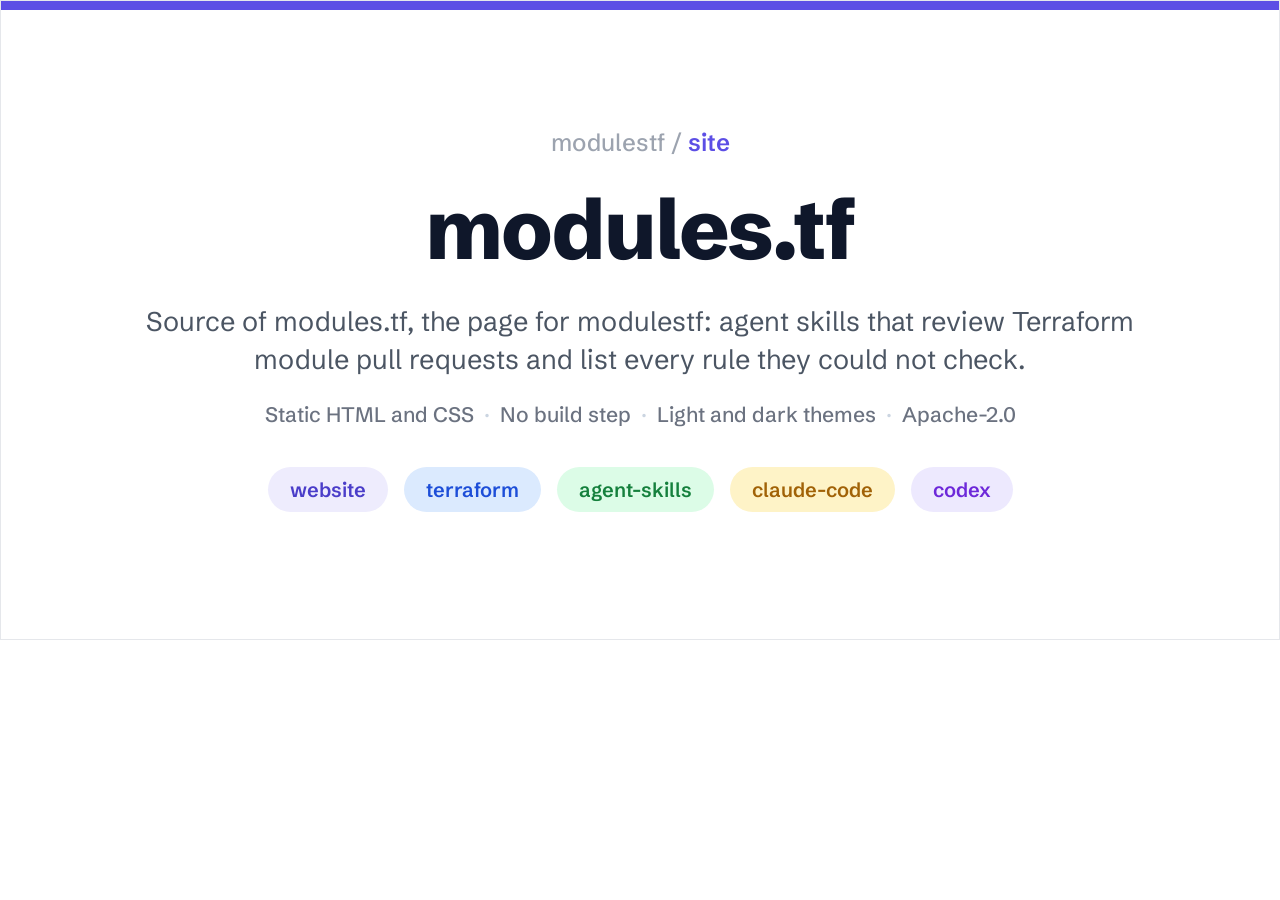
<file: assets/social-preview.html>
<!DOCTYPE html>
<html lang="en">
<head>
<meta charset="UTF-8">
<title>modulestf/site social preview</title>
<link rel="preconnect" href="https://fonts.googleapis.com">
<link rel="preconnect" href="https://fonts.gstatic.com" crossorigin>
<link href="https://fonts.googleapis.com/css2?family=Schibsted+Grotesk:wght@400;500;600;700;800&display=swap" rel="stylesheet">
<style>
  *, *::before, *::after { box-sizing: border-box; margin: 0; padding: 0; }
  html, body { width: 1280px; height: 640px; }
  body { font-family: 'Schibsted Grotesk', -apple-system, 'Segoe UI', sans-serif; background: #ffffff; color: #0f172a;
    -webkit-font-smoothing: antialiased; }
  .card { width: 1280px; height: 640px; position: relative; border: 1px solid #e5e7eb;
    display: flex; flex-direction: column; align-items: center; justify-content: center; padding: 60px 90px; }
  .accent { position: absolute; top: 0; left: 0; right: 0; height: 9px; background: #5c4ee5; }
  .owner { font-size: 24px; font-weight: 500; color: #9ca3af; margin-bottom: 30px; }
  .owner b { color: #5c4ee5; font-weight: 600; }
  .title { font-family: 'Schibsted Grotesk', sans-serif; font-size: 84px; font-weight: 800; line-height: 1.02;
    letter-spacing: -0.025em; margin-bottom: 30px; text-align: center; }
  .subtitle { font-size: 27px; color: #4b5563; line-height: 1.42; max-width: 1080px; text-align: center; margin-bottom: 22px; }
  .meta { font-size: 21px; font-weight: 500; color: #6b7280; text-align: center; margin-bottom: 40px; }
  .meta i { color: #cbd5e1; font-style: normal; margin: 0 10px; }
  .tags { display: flex; gap: 16px; justify-content: center; }
  .tag { padding: 10px 22px; border-radius: 9999px; font-size: 20px; font-weight: 600; white-space: nowrap; }
</style>
</head>
<body>
<div class="card">
  <div class="accent"></div>
  <div class="owner">modulestf / <b>site</b></div>
  <h1 class="title">modules.tf</h1>
  <p class="subtitle">Source of modules.tf, the page for modulestf: agent skills that review Terraform module pull requests and list every rule they could not check.</p>
  <p class="meta"><span>Static HTML and CSS</span><i>&middot;</i><span>No build step</span><i>&middot;</i><span>Light and dark themes</span><i>&middot;</i><span>Apache-2.0</span></p>
  <div class="tags">
    <span class="tag" style="background:#eeecfd;color:#4a3dc9">website</span>
    <span class="tag" style="background:#dbeafe;color:#1d4ed8">terraform</span>
    <span class="tag" style="background:#dcfce7;color:#15803d">agent-skills</span>
    <span class="tag" style="background:#fef3c7;color:#a16207">claude-code</span>
    <span class="tag" style="background:#ede9fe;color:#6d28d9">codex</span>
  </div>
</div>
</body>
</html>
</file>
<file: styles.css>
@font-face{font-family:"Schibsted Grotesk";src:url(assets/fonts/schibsted-grotesk-var.woff2) format("woff2");font-weight:400 900;font-display:swap}
@font-face{font-family:"JetBrains Mono";src:url(assets/fonts/jetbrains-mono-var.woff2) format("woff2");font-weight:100 800;font-display:swap}

:root{
  color-scheme:light dark;
  --bg:#fff;--ink:#14151a;--muted:#565a66;--rule:#dcdfe6;--wash:#f5f5f9;
  --accent:#5c4ee5;--accent-ink:#4a3dc9;--accent-wash:#eeecfd;
  --warn:#8a4b00;--good:#1a6b43;--solid:#5c4ee5;
  --sans:"Schibsted Grotesk",system-ui,-apple-system,"Segoe UI",sans-serif;
  --mono:"JetBrains Mono",ui-monospace,Menlo,Consolas,monospace;
  --gut:clamp(1.25rem,5vw,4.5rem);--max:76rem;
  --ease:cubic-bezier(.16,1,.3,1);
}
:root[data-theme="dark"]{color-scheme:dark;--bg:#0f1015;--ink:#eceef4;--muted:#a3a8b6;--rule:#2a2c36;--wash:#171821;--accent:#8e84f4;--accent-ink:#aaa2ff;--accent-wash:#1e1c3a;--warn:#e0a45a;--good:#5fcf9a}
@media (prefers-color-scheme:dark){:root:not([data-theme="light"]){--bg:#0f1015;--ink:#eceef4;--muted:#a3a8b6;--rule:#2a2c36;--wash:#171821;--accent:#8e84f4;--accent-ink:#aaa2ff;--accent-wash:#1e1c3a;--warn:#e0a45a;--good:#5fcf9a}}

*{box-sizing:border-box}
html{scroll-behavior:smooth;scroll-padding-top:5rem}
body{margin:0;background:var(--bg);color:var(--ink);font:400 1.0625rem/1.6 var(--sans);-webkit-font-smoothing:antialiased;caret-color:var(--accent)}
::selection{background:var(--accent-wash);color:var(--ink)}
a{color:var(--accent-ink);text-underline-offset:.2em;text-decoration-thickness:1px}
a:hover{text-decoration-thickness:2px}
:focus-visible{outline:2px solid var(--accent);outline-offset:3px;border-radius:2px}
code,pre{font-family:var(--mono);font-size:.875em}
code{background:var(--wash);padding:.1em .35em;border-radius:3px}
h1,h2,h3{font-weight:700;letter-spacing:-.025em;line-height:1.1;margin:0;text-wrap:balance}
p{margin:0 0 1rem}
.skip{position:absolute;left:-999px;top:.5rem;background:var(--ink);color:var(--bg);padding:.5rem 1rem;z-index:20}
.skip:focus{left:.5rem}

/* top bar */
.top{position:sticky;top:0;z-index:10;display:flex;align-items:center;gap:1.5rem;padding:.75rem var(--gut);background:color-mix(in srgb,var(--bg) 92%,transparent);backdrop-filter:blur(8px);border-bottom:1px solid var(--rule)}
.brand{display:flex;align-items:center;gap:.6rem;color:var(--ink);text-decoration:none;font-weight:700;font-size:1.15rem;letter-spacing:-.02em;margin-right:auto}
.top nav{display:flex;gap:1.5rem;font-size:.95rem}
.top nav a{color:var(--ink);text-decoration:none;padding:.4rem 0;border-bottom:2px solid transparent}
.top nav a:hover,.top nav a[aria-current]{border-bottom-color:var(--accent)}
.theme{font:600 .8125rem var(--sans);background:none;color:var(--ink);border:1px solid var(--rule);border-radius:999px;padding:.35rem .8rem;cursor:pointer;min-height:2rem}
.theme:hover{border-color:var(--accent)}
.repos{display:flex;gap:.5rem}
.repo{display:inline-flex;align-items:center;gap:.4rem;min-height:2rem;padding:.3rem .75rem;border:1px solid var(--rule);border-radius:999px;color:var(--ink);text-decoration:none;font:600 .8125rem var(--sans);white-space:nowrap}
.repo:hover{border-color:var(--accent)}
.repo svg{fill:currentColor;flex:none}
.repo .stars{display:inline-flex;align-items:center;gap:.25rem;padding-left:.5rem;border-left:1px solid var(--rule);color:var(--muted);font-variant-numeric:tabular-nums}
.repo .stars[hidden]{display:none}

/* hero */
.hero{display:grid;grid-template-columns:minmax(0,1.15fr) minmax(0,1fr);gap:clamp(2rem,6vw,6rem);align-items:center;max-width:var(--max);margin:0 auto;padding:clamp(2.5rem,6vw,5rem) var(--gut) clamp(3.5rem,8vw,6rem);min-height:calc(100svh - 4rem)}
h1{font-size:clamp(2.25rem,4.3vw,3.75rem);font-weight:800;letter-spacing:-.035em;line-height:1.04}
.lede{font-size:clamp(1.1rem,1.45vw,1.25rem);line-height:1.5;margin:1.25rem 0 0;max-width:50ch;text-wrap:pretty}
.actions{display:flex;flex-wrap:wrap;gap:.75rem;margin:1.75rem 0 1rem}
.btn{display:inline-block;font-weight:600;text-decoration:none;color:var(--ink);border:2px solid var(--ink);padding:.75rem 1.3rem;border-radius:4px;min-height:2.75rem;transition:transform .25s var(--ease),background .2s}
.btn:hover{transform:translateY(-2px)}
.btn.primary{background:var(--solid);border-color:var(--solid);color:#fff}
.meta{font:500 .8125rem/1.5 var(--mono);color:var(--muted);margin:0;text-wrap:balance}
.nw{white-space:nowrap}

/* hero verdict card */
.hero .verdict{background:var(--wash);border:1px solid var(--rule);border-top:3px solid var(--ink);border-radius:4px;padding:1.4rem 1.5rem 1.25rem;max-width:34rem;width:100%;justify-self:end}
.hero .verdict .v{font-size:clamp(1.4rem,2.2vw,1.75rem);margin-bottom:1rem}
.vrows{list-style:none;margin:0 0 1rem;padding:0;border-top:1px solid var(--rule)}
.vrows li{display:grid;grid-template-columns:auto minmax(0,1fr);column-gap:.75rem;row-gap:.15rem;align-items:center;padding:.65rem 0;border-bottom:1px solid var(--rule)}
.vrows code{background:none;padding:0;overflow-wrap:anywhere}
.vrows .loc{grid-column:2;font:500 .8rem var(--mono);color:var(--muted);overflow-wrap:anywhere}
.ev{font-size:.875rem;color:var(--muted);margin:0 0 .5rem;overflow-wrap:anywhere}
.hero .verdict figcaption{font-size:.875rem;color:var(--muted);margin-top:.9rem;padding-top:.8rem;border-top:1px solid var(--rule)}

/* journey */
.journey{background:var(--wash);border-top:1px solid var(--rule);border-bottom:1px solid var(--rule)}
.journey-head{max-width:var(--max);margin:0 auto;padding:clamp(4rem,9vw,7rem) var(--gut) 1rem}
.journey-head h2{font-size:clamp(2rem,4.6vw,3.5rem)}
.journey-head p{color:var(--muted);max-width:60ch;margin-top:1.25rem}
.track-wrap{max-width:var(--max);margin:0 auto;padding:0 var(--gut);display:grid;grid-template-columns:11rem minmax(0,1fr);gap:2rem}
.rail{position:sticky;top:5.5rem;align-self:start;padding-top:4rem}
.rail ol{list-style:none;margin:0;padding:0;border-left:2px solid var(--rule)}
.rail a{display:block;padding:.4rem 0 .4rem 1rem;margin-left:-2px;border-left:2px solid transparent;color:var(--muted);text-decoration:none;font-size:.9rem;transition:color .2s,border-color .2s,padding .3s var(--ease)}
.rail a[aria-current="step"]{color:var(--ink);border-left-color:var(--accent);font-weight:700;padding-left:1.3rem}
.steps{position:relative;padding:4rem 0 6rem 3rem}
.spine{position:absolute;left:.55rem;top:4rem;bottom:6rem;width:2px;background:var(--rule)}
.spine:after{content:"";position:absolute;inset:0;background:var(--accent);transform-origin:top;transform:scaleY(var(--p,0))}
.step{position:relative;display:grid;grid-template-columns:minmax(0,13rem) minmax(0,1fr);gap:2rem;min-height:60vh;padding:0 0 clamp(4rem,12vh,9rem)}
.step:before{content:"";position:absolute;left:-2.9rem;top:.35rem;width:1.1rem;height:1.1rem;border-radius:50%;background:var(--wash);border:3px solid var(--rule);transition:background .4s,border-color .4s,box-shadow .4s}
.step.in:before{border-color:var(--accent)}
.step.active:before{background:var(--accent);box-shadow:0 0 0 6px var(--accent-wash)}
.note h3{font-size:1.6rem}
.note p{font-size:.9rem;color:var(--muted);margin-top:.75rem}
.lead{font-size:clamp(1.25rem,2.3vw,1.7rem);line-height:1.3;letter-spacing:-.015em;font-weight:600;max-width:32ch;margin-bottom:1.75rem}
.aside{font-size:.9rem;color:var(--muted);max-width:56ch;margin-top:1.5rem}
.js .step .note,.js .step .body{opacity:0;transform:translateY(1.75rem);transition:opacity .8s var(--ease),transform .8s var(--ease)}
.js .step .body{transition-delay:.12s}
.js .step.in .note,.js .step.in .body{opacity:1;transform:none}

/* chips */
.chip{display:inline-block;font:700 .72rem/1 var(--mono);letter-spacing:.04em;text-transform:uppercase;padding:.32rem .55rem;border-radius:3px;border:1.5px solid currentColor;white-space:nowrap;vertical-align:middle}
.chip.out{color:var(--warn)}.chip.ok{color:var(--good)}.chip.decide{color:var(--accent-ink)}.chip.ne{color:var(--muted);border-style:dashed}
.chip.sev{min-width:4.9rem;text-align:center}
.chip.sev.high{background:var(--ink);color:var(--bg);border-color:var(--ink)}
.chip.sev.medium{color:var(--ink)}
.chip.sev.low{color:var(--muted)}

/* rows and findings */
.finds,.rounds,.verdict{min-width:0}
.finds{list-style:none;margin:0;padding:0;border-top:1px solid var(--rule);max-width:44rem}
.finds li{border-bottom:1px solid var(--rule);transition:opacity .3s}
details summary{display:grid;grid-template-columns:auto minmax(0,1fr) auto;align-items:center;gap:.75rem;padding:.95rem 2rem .95rem 0;cursor:pointer;list-style:none;position:relative;min-height:2.75rem}
details summary::-webkit-details-marker{display:none}
details summary:after{content:"+";position:absolute;right:.25rem;font:500 1.4rem/1 var(--mono);color:var(--muted);transition:transform .3s var(--ease)}
details[open] summary:after{transform:rotate(45deg);color:var(--accent)}
details summary:hover code{background:var(--accent-wash)}
summary em{margin-left:auto;font:600 .8rem var(--mono);color:var(--muted);font-style:normal}
details>p{margin:0 0 .75rem;color:var(--muted);font-size:.95rem;max-width:60ch}
details[open]>*{animation:open .5s var(--ease)}
@keyframes open{from{opacity:0;transform:translateY(-.4rem)}}
.fix{color:var(--ink)!important;padding-bottom:.9rem;font-size:.95rem}
.fix b{font:700 .72rem var(--mono);letter-spacing:.06em;text-transform:uppercase;color:var(--accent-ink);margin-right:.5rem}
.filter,.seg{display:inline-flex;flex-wrap:wrap;max-width:100%;gap:.35rem;margin:0 0 1rem;padding:.25rem;border:1px solid var(--rule);border-radius:999px;background:var(--bg)}
.filter button,.seg button{font:600 .85rem var(--sans);background:none;border:0;color:var(--muted);padding:.4rem .9rem;border-radius:999px;cursor:pointer;min-height:2rem}
.filter button span{font-family:var(--mono);margin-left:.25rem;opacity:.7}
.filter button[aria-pressed="true"],.seg button[aria-pressed="true"]{background:var(--ink);color:var(--bg)}
.finds li[hidden]{display:none}

/* verdict */
.verdict{margin:0;padding:1.5rem 0 .5rem;border-top:3px solid var(--ink);max-width:44rem}
.verdict .v{font-size:clamp(1.6rem,3.4vw,2.4rem);font-weight:800;letter-spacing:-.03em;line-height:1.15;margin-bottom:.5rem;text-wrap:balance}
.verdict.good{border-top-color:var(--accent)}
.rounds~.verdict{margin-top:1.75rem}
.verdict.good .v{color:var(--accent-ink)}

/* rounds */
.rounds{list-style:none;margin:0;padding:0;border-top:1px solid var(--rule);max-width:44rem}
.rounds li{display:grid;grid-template-columns:auto minmax(0,1fr) auto;align-items:center;gap:.9rem;padding:.8rem 0;border-bottom:1px solid var(--rule);transition:opacity .5s,max-height .6s var(--ease),padding .5s;max-height:8rem;overflow:hidden}
.rounds code,.finds code,summary code{overflow-wrap:anywhere}
.rounds code{background:none;padding:0;transition:color .4s}
.st{margin-left:auto;font:600 .78rem var(--mono);color:var(--muted);text-transform:uppercase;letter-spacing:.04em}
.js .rounds .st{font-size:0}
.js .rounds .st:after{font-size:.78rem}
.js .rounds[data-round="1"] .st:after{content:"open"}
.js .rounds[data-round="2"] li[data-r2="fixed"] .st:after{content:"fixed"}
.js .rounds[data-round="2"] li[data-r2="open"] .st:after{content:"open"}
.js .rounds[data-round="2"] li[data-r2="new"] .st:after{content:"new"}
.js .rounds[data-round="1"] li.new{max-height:0;padding-block:0;opacity:0;border-bottom-color:transparent}
.rounds[data-round="2"] li[data-r2="fixed"]{opacity:.5}
.rounds[data-round="2"] li[data-r2="fixed"] code{text-decoration:line-through;text-decoration-color:var(--accent)}
.rounds[data-round="2"] li[data-r2="fixed"] .st{color:var(--good)}
.rounds[data-round="2"] li[data-r2="new"] .st{color:var(--accent-ink)}

/* tabs and code */
[role="tablist"]{display:flex;gap:1.25rem;border-bottom:1px solid var(--rule);max-width:44rem}
[role="tab"]{font:600 .95rem var(--sans);background:none;border:0;border-bottom:3px solid transparent;color:var(--muted);padding:.6rem 0;cursor:pointer;margin-bottom:-1px;min-height:2.75rem}
[role="tab"][aria-selected="true"]{color:var(--ink);border-bottom-color:var(--accent)}
pre{margin:0;max-width:100%;background:var(--ink);color:var(--bg);padding:1.1rem 1.25rem;overflow:auto;border-radius:0 0 4px 4px;max-width:44rem;line-height:1.6}
pre code{background:none;padding:0;color:inherit}
[role="tabpanel"] pre{white-space:pre-wrap;overflow-wrap:anywhere}
.code{position:relative;max-width:44rem}
.code pre{border-radius:4px}
.copy{position:absolute;right:.6rem;top:.6rem;font:600 .78rem var(--sans);background:transparent;color:var(--bg);border:1px solid color-mix(in srgb,var(--bg) 45%,transparent);border-radius:3px;padding:.3rem .7rem;cursor:pointer;min-height:1.75rem}
.copy:hover{background:color-mix(in srgb,var(--bg) 15%,transparent)}

/* bands */
.band{max-width:var(--max);margin:0 auto;padding:clamp(3rem,7vw,5.5rem) var(--gut);border-bottom:1px solid var(--rule)}
.band:last-of-type{border-bottom:0}
.band h2{font-size:clamp(1.75rem,3.6vw,2.75rem);margin-bottom:1.25rem}
.wide{max-width:62ch}
.foot{font-size:.9rem;color:var(--muted);margin-top:1rem}
.band.who{padding-block:clamp(2.5rem,5vw,3.75rem)}
.who p{max-width:62ch;margin-bottom:.6rem}.who p:last-child{margin-bottom:0}
.band h3{font-size:1.15rem;letter-spacing:-.015em;margin:0 0 .6rem}
.req{display:grid;grid-template-columns:repeat(auto-fit,minmax(16rem,1fr));gap:.5rem 3rem;max-width:62rem;margin-bottom:.75rem}
.plain.skills{margin-top:1.75rem}
.flag{display:inline-block;font:600 .75rem/1.4 var(--sans);letter-spacing:.04em;text-transform:uppercase;color:var(--warn);border:1px solid currentColor;border-radius:.25rem;padding:0 .4rem;margin:0 .2rem;vertical-align:.1em}
.plain{margin:0 0 1.25rem;padding-left:1.1rem;max-width:62ch}.plain li{margin-bottom:.5rem}
.tablewrap{overflow-x:auto;margin-bottom:1.5rem}
.cmp{width:100%;border-collapse:collapse;font-size:.98rem}
.cmp th,.cmp td{text-align:left;vertical-align:top;padding:.9rem 1.25rem .9rem 0;border-bottom:1px solid var(--rule)}
.cmp thead th{font:700 .78rem var(--mono);letter-spacing:.04em;text-transform:uppercase;color:var(--muted);border-bottom:2px solid var(--ink)}
.cmp tbody th{font-weight:600}
.cmp td:last-child{color:var(--ink);font-weight:500}
.cmp td:nth-child(2){color:var(--muted)}
.cmp td.span{color:var(--ink);font-weight:500}
.chip.sev.critical{background:var(--warn);color:var(--bg);border-color:var(--warn)}
.toc{display:flex;flex-wrap:wrap;gap:.5rem;margin:1.5rem 0 1.25rem}
.toc a{display:inline-flex;align-items:center;gap:.4rem;min-height:2rem;padding:.3rem .75rem;border:1px solid var(--rule);border-radius:999px;color:var(--ink);text-decoration:none;font:600 .875rem var(--sans)}
.toc a:hover{border-color:var(--accent)}
.count{color:var(--muted);font-weight:500;letter-spacing:0}
.rules code{background:none;padding:0;overflow-wrap:anywhere}
.rules tbody th{font-weight:500;min-width:14rem}
.rules td:nth-child(2){color:var(--ink);min-width:20rem}
.rules td:last-child{color:var(--muted);font-weight:400;white-space:nowrap}
.rules .sevs .chip{margin:0 .25rem .3rem 0}
.rules tr:target{background:var(--accent-wash)}
.faq div{border-bottom:1px solid var(--rule);padding:1.1rem 0;max-width:52rem}
.faq dt{font-weight:700;font-size:1.1rem}.faq dd{margin:.35rem 0 0;color:var(--muted)}
.foot-bar{max-width:var(--max);margin:0 auto;padding:2.5rem var(--gut) 4rem;color:var(--muted);font-size:.9rem}
.foot-bar p{margin:0 0 .4rem}
.foot-bar .theme{margin-top:.6rem}

@media (max-width:60rem){
  .hero{grid-template-columns:minmax(0,1fr);min-height:0}
  .track-wrap{grid-template-columns:minmax(0,1fr)}
  .rail{display:none}
  .steps{padding-left:2.25rem}
  .step{grid-template-columns:minmax(0,1fr);gap:.75rem;min-height:0}
  .step:before{left:-2.2rem}
  .spine{left:.35rem}
  .hero .verdict{justify-self:start}
}
@media (max-width:52rem){
  .repo .name{display:none}
  .repo{padding-inline:.6rem}
}
@media (max-width:40rem){
  .rules thead{position:absolute;width:1px;height:1px;overflow:hidden;clip-path:inset(50%)}
  .rules tr{display:block;padding:.8rem 0;border-bottom:1px solid var(--rule)}
  .rules td{display:block;border:0;padding:.15rem 0}
  .rules tbody th{display:block;border:0;padding:.15rem 0;min-width:0}
  .rules td:nth-child(2){min-width:0}
  .rules td:last-child{white-space:normal}
  .rules td:nth-child(3){font:600 .72rem var(--mono);letter-spacing:.04em;text-transform:uppercase;color:var(--muted)}
}
@media (max-width:30rem){
  html{scroll-padding-top:9rem}
  .top{flex-wrap:wrap;gap:0 .75rem}
  .top nav{order:3;flex-basis:100%;gap:1.5rem}
  .actions .btn{flex:1;text-align:center;white-space:nowrap;padding-inline:.9rem}
}
@media (prefers-reduced-motion:reduce){
  html{scroll-behavior:auto}
  *,*:before,*:after{animation-duration:.001ms!important;animation-delay:0s!important;transition-duration:.001ms!important;transition-delay:0s!important}
}
</file>
